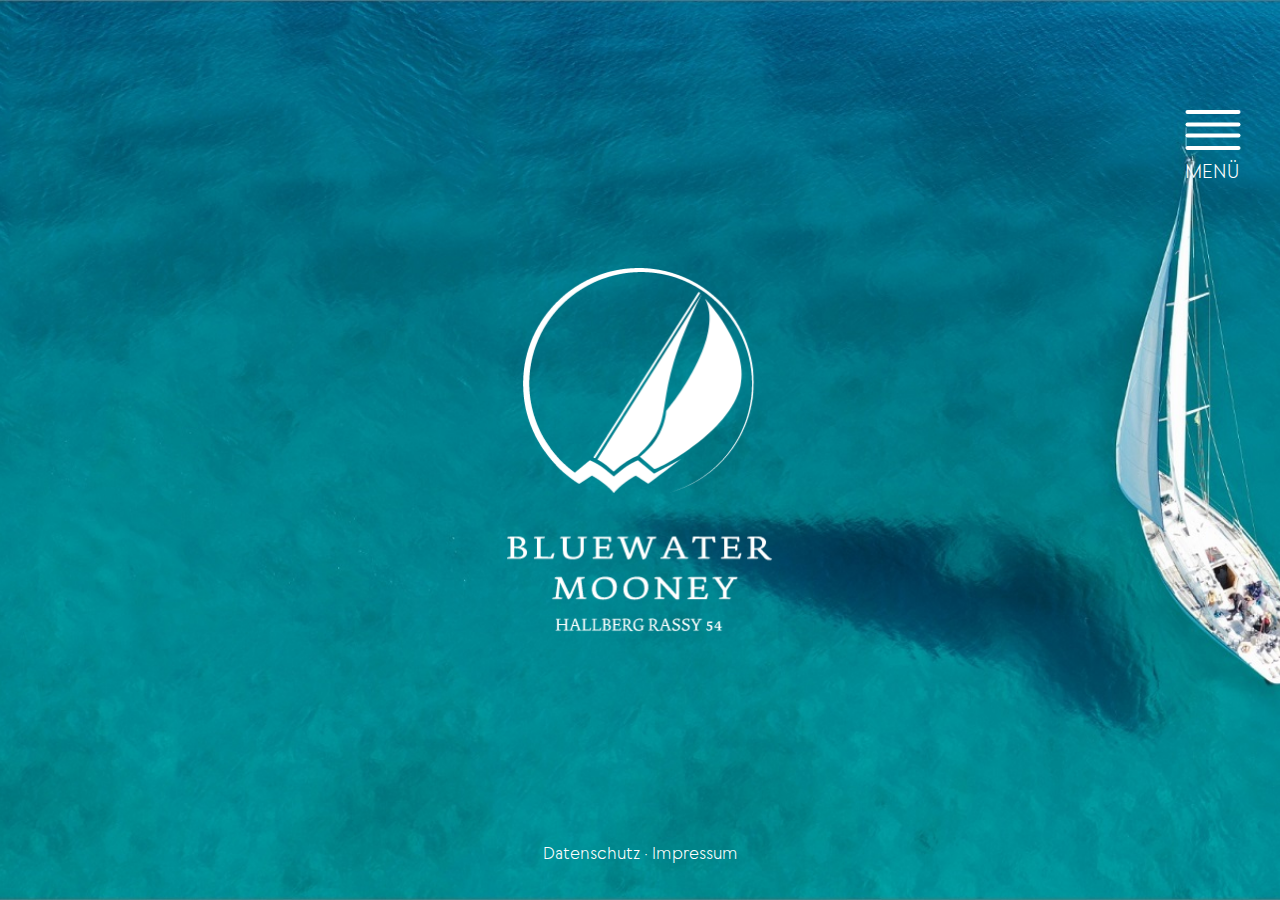
<file: index.html>
<!DOCTYPE html>
<html lang="en">
  <head>
    <meta charset="UTF-8" />
    <meta http-equiv="X-UA-Compatible" content="IE=edge" />
    <meta name="viewport" content="width=device-width, initial-scale=1.0" />
    <link rel="stylesheet" href="css/main.css" />
    <title>Startseite</title>
  </head>
  <body>
    <!-- header start
    =========================================== -->
    <header class="header" id="header">
      <div class="auto__container">
        <div class="header__inner">
          <a href="index.html" class="header__inner-logo" id="headerLogo">
            <img src="./images/logo.png" alt="">
          </a>
          <nav class="nav" id="menu">
            <ul class="nav__inner">
              <li>
                <a href="ship.html">
                  Das Schiff
                </a>
              </li>
              <li>
                <a href="journey.html">
                  ARC 2022
                </a>
              </li>
              <li>
                <a href="#">
                  ARC 2015
                </a>
              </li>
              <li>
                <a href="#">
                  ARC Europe 2015
                </a>
              </li>
              <li>
                <a href="#">
                  ARC 2014
                </a>
              </li>
              <li>
                <a href="#">
                  ARC 2010
                </a>
              </li>
              <li>
                <a href="#">
                  ARC 2006
                </a>
              </li>
              
            </ul>
          </nav>
          <div class="burger" id="menuBtn">
            <span></span>
            <span></span>
            <p>MENÜ</p>
            <p class="close">CLOSE</p>
          </div>
        </div>
      </div>
    </header>
    <!-- header end
    =========================================== -->
    <main>
    <!-- hero start
    =========================================== -->
    <section class="hero">
      <div class="auto__container">
        <div class="hero__inner">
            <div class="hero__inner-logo" id="heroLogo">
              <img src="./images/logo.png" alt="">
            </div>
            <p class="sm">
              Datenschutz · Impressum
            </p>
        </div>
      </div>
      
    </section>
    <!-- hero end
    =========================================== -->
    <!-- js
    =========================================== -->
    <script src="./js/main.js"></script>
  </body>
</html>
</file>
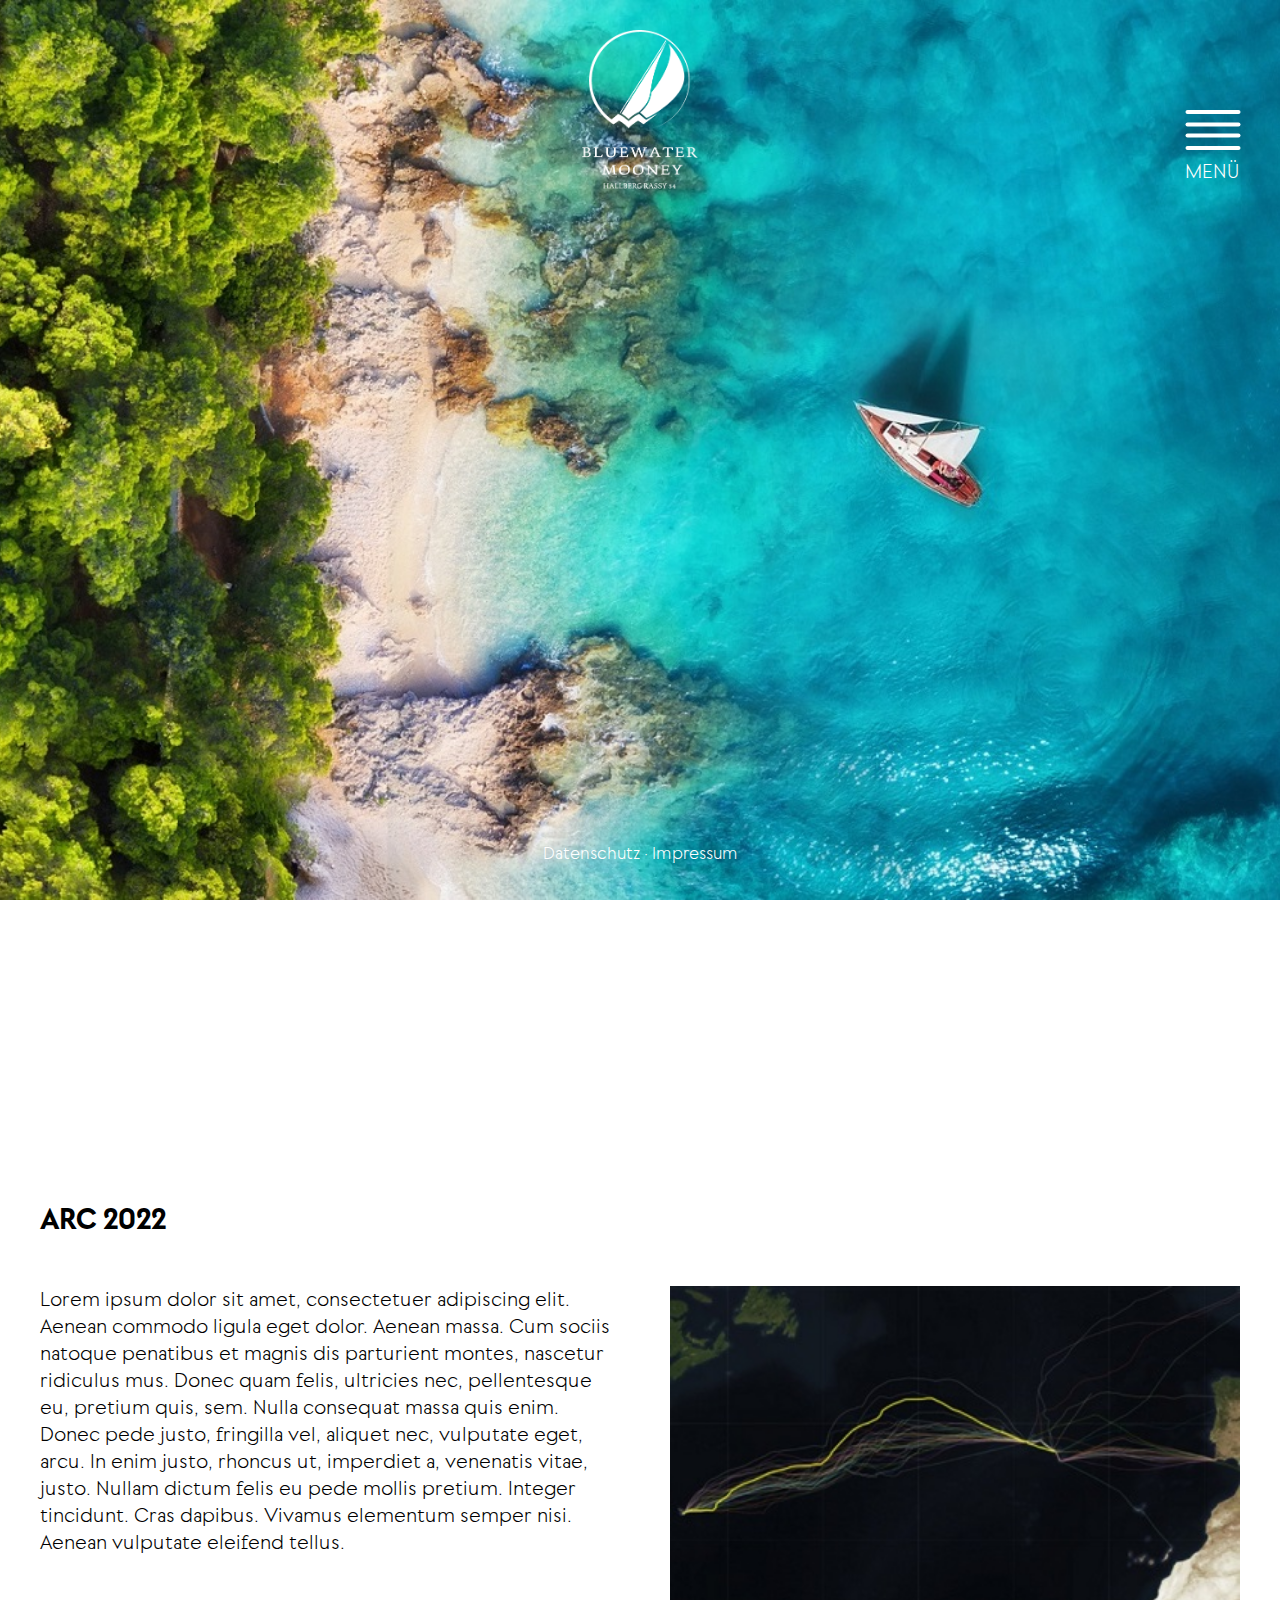
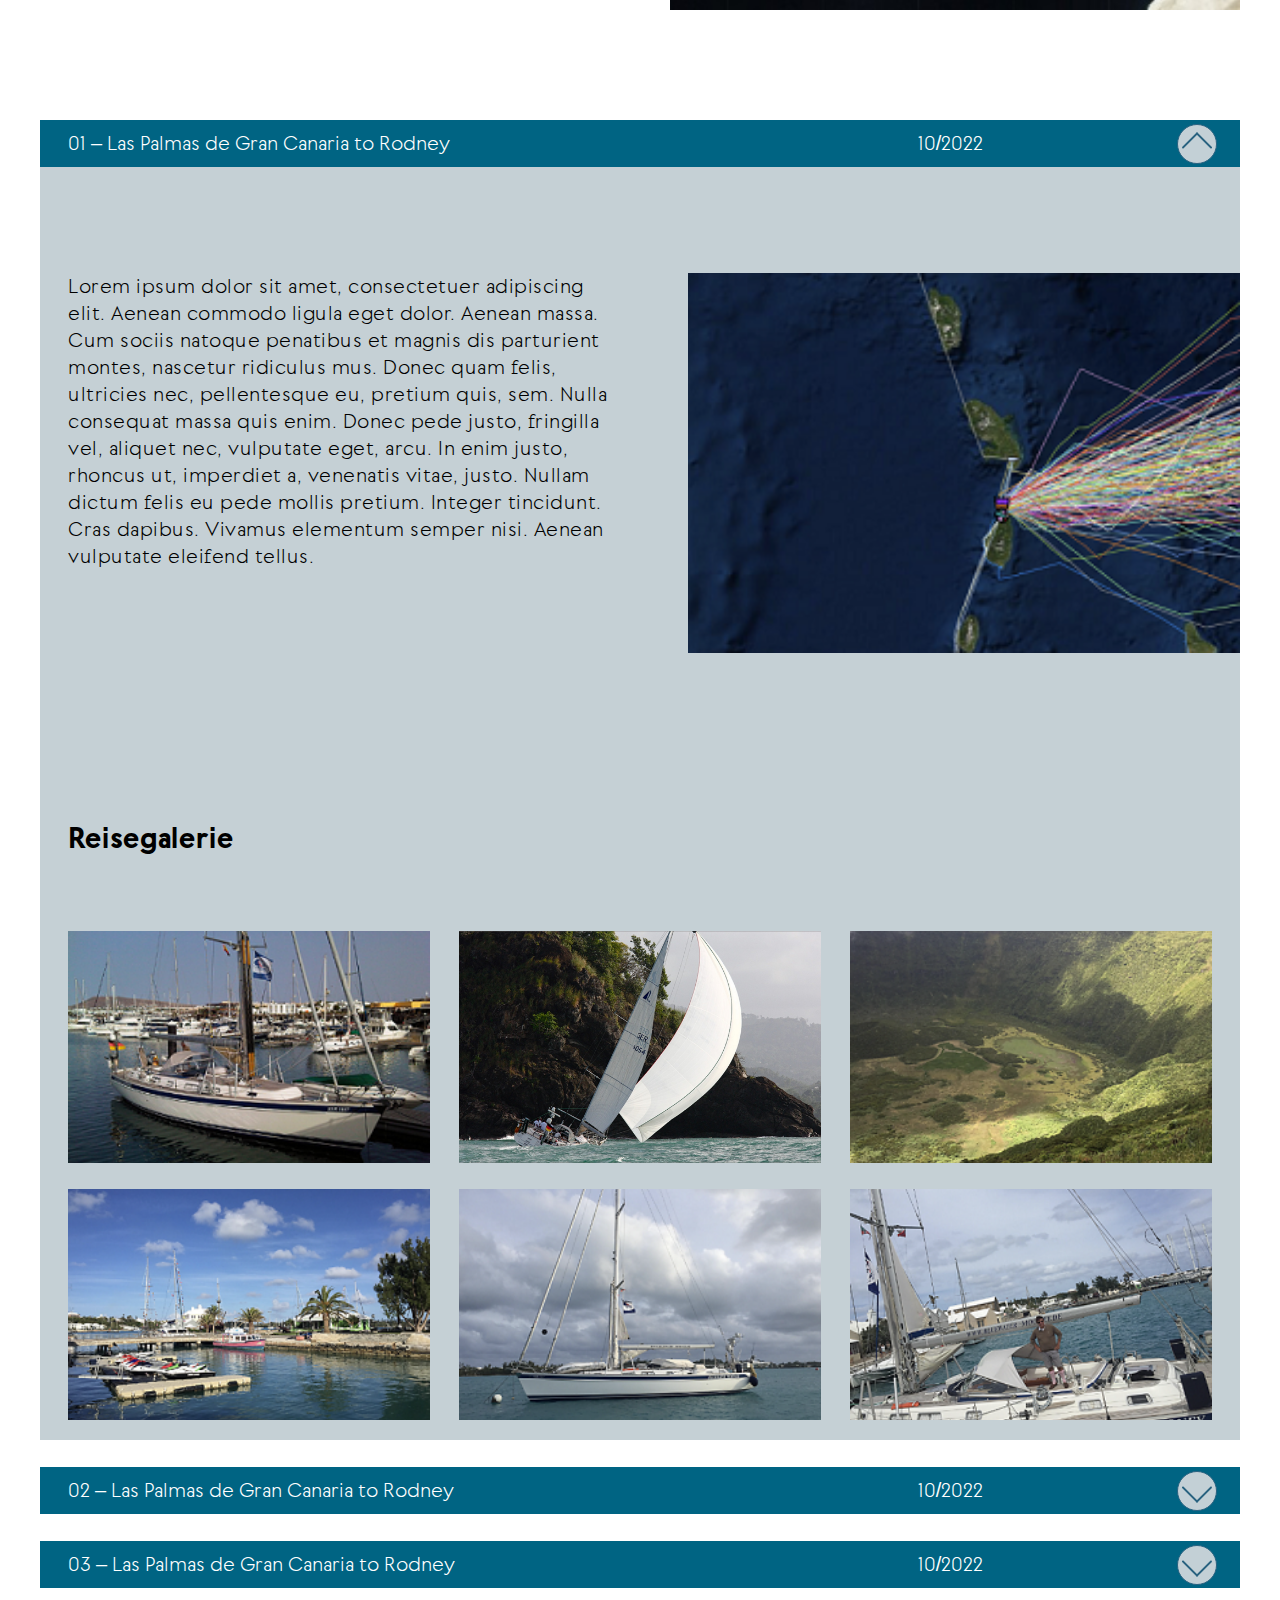
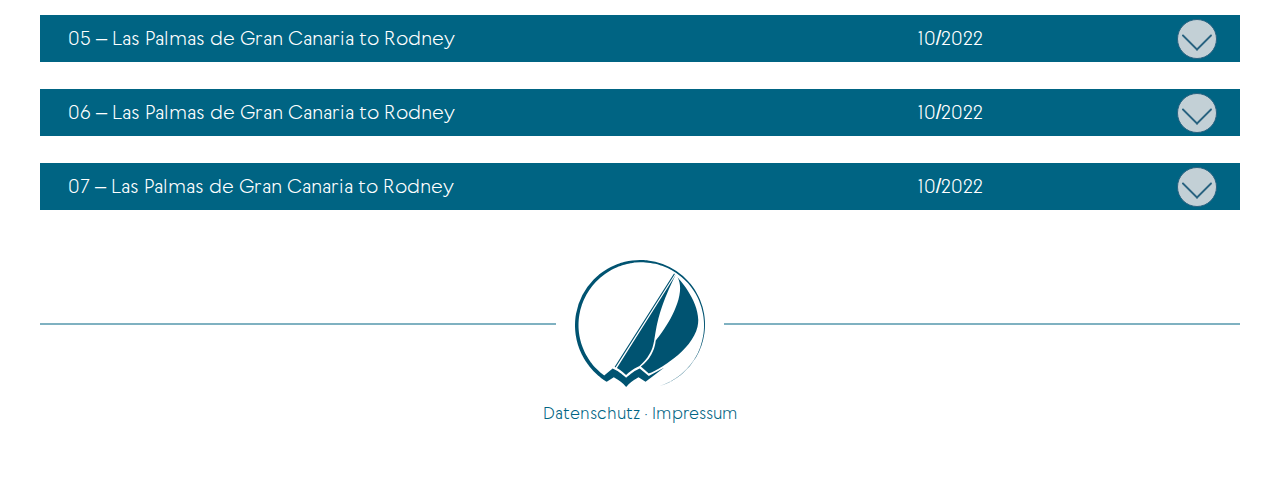
<file: journey.html>
<!DOCTYPE html>
<html lang="en">
  <head>
    <meta charset="UTF-8" />
    <meta http-equiv="X-UA-Compatible" content="IE=edge" />
    <meta name="viewport" content="width=device-width, initial-scale=1.0" />
    <link rel="stylesheet" href="css/main.css" />
    <title>Journey 2022</title>
  </head>
  <body>
    <!-- header start
    =========================================== -->
    <header class="header" id="header">
      <div class="auto__container">
        <div class="header__inner">
          <a href="index.html" class="header__inner-logo">
            <img src="./images/logo.png" alt="">
          </a>
          <nav class="nav" id="menu">
            <ul class="nav__inner">
              <li>
                <a href="ship.html">
                  Das Schiff
                </a>
              </li>
              <li>
                <a href="journey.html">
                  ARC 2022
                </a>
              </li>
              <li>
                <a href="#">
                  ARC 2015
                </a>
              </li>
              <li>
                <a href="#">
                  ARC Europe 2015
                </a>
              </li>
              <li>
                <a href="#">
                  ARC 2014
                </a>
              </li>
              <li>
                <a href="#">
                  ARC 2010
                </a>
              </li>
              <li>
                <a href="#">
                  ARC 2006
                </a>
              </li>
            </ul>
          </nav>
          <div class="burger" id="menuBtn">
            <span></span>
            <span></span>
            <p>MENÜ</p>
            <p class="close">CLOSE</p>
          </div>
        </div>
      </div>
    </header>
    <!-- header end
    =========================================== -->
    <main>
    <!-- hero start
    =========================================== -->
    <section class="hero journey" id="hero">
        <div class="hero__bg">
            <img src="./images/main-2.jpg" alt="">
        </div>
        <div class="auto__container">
            <div class="hero__inner">
                <p class="sm">
                Datenschutz · Impressum
                </p>
            </div>
      </div>
    </section>
    <!-- hero end
    =========================================== -->
    <!-- about start
    =========================================== -->
    <section class="about">
        <div class="auto__container">
            <div class="about__inner">
                <h2>
                    ARC 2022
                </h2>
                <div class="about__inner-content">
                    <p>
                        Lorem ipsum dolor sit amet, consectetuer adipiscing elit. Aenean commodo ligula eget dolor. Aenean massa. Cum sociis natoque penatibus et magnis dis parturient montes, nascetur ridiculus mus. Donec quam felis, ultricies nec, pellentesque eu, pretium quis, sem. Nulla consequat massa quis enim. Donec pede justo, fringilla vel, aliquet nec, vulputate eget, arcu. In enim justo, rhoncus ut, imperdiet a, venenatis vitae, justo. Nullam dictum felis eu pede mollis pretium. Integer tincidunt. Cras dapibus. Vivamus elementum semper nisi. Aenean vulputate eleifend tellus. 
                    </p>
                </div>
                <div class="about__inner-image">
                    <img src="./images/info-image.jpg" alt="">
                </div>
            </div>
      </div>
    </section>
    <!-- about end
    =========================================== -->
    <!-- faq start
    =========================================== -->
    <section class="faq">
        <div class="auto__container">
          <div class="faq__inner">
            <div class="faqItem">
              <div class="faqItem__button tabBtn active" data-tab="#tab-1">
                <div class="faqItem__button-text">
                  <p>01 – Las Palmas de Gran Canaria to Rodney </p>
                  <p>
                    10/2022
                  </p>
                </div>
                <span>
                  <img src="images/faq/faqButton.png" alt="">
                </span>
              </div>
              <div class="faqItem__content tabEvent active" id="tab-1">
                <div class="faqItem__content-info">
                  <p>
                    Lorem ipsum dolor sit amet, consectetuer adipiscing elit. Aenean commodo ligula eget dolor. Aenean
                    massa. Cum sociis natoque penatibus et magnis dis parturient montes, nascetur ridiculus mus. Donec
                    quam felis, ultricies nec, pellentesque eu, pretium quis, sem. Nulla consequat massa quis enim. Donec
                    pede justo, fringilla vel, aliquet nec, vulputate eget, arcu. In enim justo, rhoncus ut, imperdiet a,
                    venenatis vitae, justo. Nullam dictum felis eu pede mollis pretium. Integer tincidunt. Cras dapibus.
                    Vivamus elementum semper nisi. Aenean vulputate eleifend tellus.
                  </p>
                  <div class="faqItem__content-info-image">
                    <img src="images/faq/faqMain1.png" alt="">
                  </div>
                </div>
                <h2>
                  Reisegalerie
                </h2>
                <div class="gallery sm">
                  <div class="gallery__row">
                    <div class="galleryItem">
                      <div class="galleryItem__image">
                        <img src="images/faq/faq1.png" alt="">
                      </div>
                    </div>
                    <div class="galleryItem">
                      <div class="galleryItem__image">
                        <img src="images/main-2.jpg" alt="">
                      </div>
                    </div>
                    <div class="galleryItem">
                      <div class="galleryItem__image">
                        <img src="images/faq/faq3.png" alt="">
                      </div>
                    </div>
                  </div>
                  <div class="gallery__row">
                    <div class="galleryItem">
                      <div class="galleryItem__image">
                        <img src="images/faq/faq4.png" alt="">
                      </div>
                    </div>
                    <div class="galleryItem">
                      <div class="galleryItem__image">
                        <img src="images/faq/faq5.png" alt="">
                      </div>
                    </div>
                    <div class="galleryItem">
                      <div class="galleryItem__image">
                        <img src="images/faq/faq6.png" alt="">
                      </div>
                    </div>
                  </div>
                </div>
              </div>
            </div>
            <div class="faqItem">
                <div class="faqItem__button tabBtn" data-tab="#tab-2">
                  <div class="faqItem__button-text">
                    <p>02 – Las Palmas de Gran Canaria to Rodney </p>
                    <p>
                      10/2022
                    </p>
                  </div>
                  <span>
                    <img src="images/faq/faqButton.png" alt="">
                  </span>
                </div>
                <div class="faqItem__content tabEvent" id="tab-2">
                  <div class="faqItem__content-info">
                    <p>
                      Lorem ipsum dolor sit amet, consectetuer adipiscing elit. Aenean commodo ligula eget dolor. Aenean
                      massa. Cum sociis natoque penatibus et magnis dis parturient montes, nascetur ridiculus mus. Donec
                      quam felis, ultricies nec, pellentesque eu, pretium quis, sem. Nulla consequat massa quis enim. Donec
                      pede justo, fringilla vel, aliquet nec, vulputate eget, arcu. In enim justo, rhoncus ut, imperdiet a,
                      venenatis vitae, justo. Nullam dictum felis eu pede mollis pretium. Integer tincidunt. Cras dapibus.
                      Vivamus elementum semper nisi. Aenean vulputate eleifend tellus.
                    </p>
                    <div class="faqItem__content-info-image">
                      <img src="images/faq/faqMain1.png" alt="">
                    </div>
                  </div>
                  <h2>
                    Reisegalerie
                  </h2>
                  <div class="gallery sm">
                    <div class="gallery__row">
                      <div class="galleryItem">
                        <div class="galleryItem__image">
                          <img src="images/faq/faq1.png" alt="">
                        </div>
                      </div>
                      <div class="galleryItem">
                        <div class="galleryItem__image">
                          <img src="images/main-2.jpg" alt="">
                        </div>
                      </div>
                      <div class="galleryItem">
                        <div class="galleryItem__image">
                          <img src="images/faq/faq3.png" alt="">
                        </div>
                      </div>
                    </div>
                    <div class="gallery__row">
                      <div class="galleryItem">
                        <div class="galleryItem__image">
                          <img src="images/faq/faq4.png" alt="">
                        </div>
                      </div>
                      <div class="galleryItem">
                        <div class="galleryItem__image">
                          <img src="images/faq/faq5.png" alt="">
                        </div>
                      </div>
                      <div class="galleryItem">
                        <div class="galleryItem__image">
                          <img src="images/faq/faq6.png" alt="">
                        </div>
                      </div>
                    </div>
                  </div>
                </div>
            </div>
            <div class="faqItem">
                <div class="faqItem__button tabBtn" data-tab="#tab-3">
                  <div class="faqItem__button-text">
                    <p>03 – Las Palmas de Gran Canaria to Rodney </p>
                    <p>
                      10/2022
                    </p>
                  </div>
                  <span>
                    <img src="images/faq/faqButton.png" alt="">
                  </span>
                </div>
                <div class="faqItem__content tabEvent" id="tab-3">
                  <div class="faqItem__content-info">
                    <p>
                      Lorem ipsum dolor sit amet, consectetuer adipiscing elit. Aenean commodo ligula eget dolor. Aenean
                      massa. Cum sociis natoque penatibus et magnis dis parturient montes, nascetur ridiculus mus. Donec
                      quam felis, ultricies nec, pellentesque eu, pretium quis, sem. Nulla consequat massa quis enim. Donec
                      pede justo, fringilla vel, aliquet nec, vulputate eget, arcu. In enim justo, rhoncus ut, imperdiet a,
                      venenatis vitae, justo. Nullam dictum felis eu pede mollis pretium. Integer tincidunt. Cras dapibus.
                      Vivamus elementum semper nisi. Aenean vulputate eleifend tellus.
                    </p>
                    <div class="faqItem__content-info-image">
                      <img src="images/faq/faqMain1.png" alt="">
                    </div>
                  </div>
                  <h2>
                    Reisegalerie
                  </h2>
                  <div class="gallery sm">
                    <div class="gallery__row">
                      <div class="galleryItem">
                        <div class="galleryItem__image">
                          <img src="images/faq/faq1.png" alt="">
                        </div>
                      </div>
                      <div class="galleryItem">
                        <div class="galleryItem__image">
                          <img src="images/main-2.jpg" alt="">
                        </div>
                      </div>
                      <div class="galleryItem">
                        <div class="galleryItem__image">
                          <img src="images/faq/faq3.png" alt="">
                        </div>
                      </div>
                    </div>
                    <div class="gallery__row">
                      <div class="galleryItem">
                        <div class="galleryItem__image">
                          <img src="images/faq/faq4.png" alt="">
                        </div>
                      </div>
                      <div class="galleryItem">
                        <div class="galleryItem__image">
                          <img src="images/faq/faq5.png" alt="">
                        </div>
                      </div>
                      <div class="galleryItem">
                        <div class="galleryItem__image">
                          <img src="images/faq/faq6.png" alt="">
                        </div>
                      </div>
                    </div>
                  </div>
                </div>
            </div>
            <div class="faqItem">
                <div class="faqItem__button tabBtn" data-tab="#tab-4">
                  <div class="faqItem__button-text">
                    <p>05 – Las Palmas de Gran Canaria to Rodney </p>
                    <p>
                      10/2022
                    </p>
                  </div>
                  <span>
                    <img src="images/faq/faqButton.png" alt="">
                  </span>
                </div>
                <div class="faqItem__content tabEvent" id="tab-4">
                  <div class="faqItem__content-info">
                    <p>
                      Lorem ipsum dolor sit amet, consectetuer adipiscing elit. Aenean commodo ligula eget dolor. Aenean
                      massa. Cum sociis natoque penatibus et magnis dis parturient montes, nascetur ridiculus mus. Donec
                      quam felis, ultricies nec, pellentesque eu, pretium quis, sem. Nulla consequat massa quis enim. Donec
                      pede justo, fringilla vel, aliquet nec, vulputate eget, arcu. In enim justo, rhoncus ut, imperdiet a,
                      venenatis vitae, justo. Nullam dictum felis eu pede mollis pretium. Integer tincidunt. Cras dapibus.
                      Vivamus elementum semper nisi. Aenean vulputate eleifend tellus.
                    </p>
                    <div class="faqItem__content-info-image">
                      <img src="images/faq/faqMain1.png" alt="">
                    </div>
                  </div>
                  <h2>
                    Reisegalerie
                  </h2>
                  <div class="gallery sm">
                    <div class="gallery__row">
                      <div class="galleryItem">
                        <div class="galleryItem__image">
                          <img src="images/faq/faq1.png" alt="">
                        </div>
                      </div>
                      <div class="galleryItem">
                        <div class="galleryItem__image">
                          <img src="images/main-2.jpg" alt="">
                        </div>
                      </div>
                      <div class="galleryItem">
                        <div class="galleryItem__image">
                          <img src="images/faq/faq3.png" alt="">
                        </div>
                      </div>
                    </div>
                    <div class="gallery__row">
                      <div class="galleryItem">
                        <div class="galleryItem__image">
                          <img src="images/faq/faq4.png" alt="">
                        </div>
                      </div>
                      <div class="galleryItem">
                        <div class="galleryItem__image">
                          <img src="images/faq/faq5.png" alt="">
                        </div>
                      </div>
                      <div class="galleryItem">
                        <div class="galleryItem__image">
                          <img src="images/faq/faq6.png" alt="">
                        </div>
                      </div>
                    </div>
                  </div>
                </div>
            </div>
            <div class="faqItem">
                <div class="faqItem__button tabBtn" data-tab="#tab-5">
                  <div class="faqItem__button-text">
                    <p>06 – Las Palmas de Gran Canaria to Rodney </p>
                    <p>
                      10/2022
                    </p>
                  </div>
                  <span>
                    <img src="images/faq/faqButton.png" alt="">
                  </span>
                </div>
                <div class="faqItem__content tabEvent" id="tab-5">
                  <div class="faqItem__content-info">
                    <p>
                      Lorem ipsum dolor sit amet, consectetuer adipiscing elit. Aenean commodo ligula eget dolor. Aenean
                      massa. Cum sociis natoque penatibus et magnis dis parturient montes, nascetur ridiculus mus. Donec
                      quam felis, ultricies nec, pellentesque eu, pretium quis, sem. Nulla consequat massa quis enim. Donec
                      pede justo, fringilla vel, aliquet nec, vulputate eget, arcu. In enim justo, rhoncus ut, imperdiet a,
                      venenatis vitae, justo. Nullam dictum felis eu pede mollis pretium. Integer tincidunt. Cras dapibus.
                      Vivamus elementum semper nisi. Aenean vulputate eleifend tellus.
                    </p>
                    <div class="faqItem__content-info-image">
                      <img src="images/faq/faqMain1.png" alt="">
                    </div>
                  </div>
                  <h2>
                    Reisegalerie
                  </h2>
                  <div class="gallery sm">
                    <div class="gallery__row">
                      <div class="galleryItem">
                        <div class="galleryItem__image">
                          <img src="images/faq/faq1.png" alt="">
                        </div>
                      </div>
                      <div class="galleryItem">
                        <div class="galleryItem__image">
                          <img src="images/main-2.jpg" alt="">
                        </div>
                      </div>
                      <div class="galleryItem">
                        <div class="galleryItem__image">
                          <img src="images/faq/faq3.png" alt="">
                        </div>
                      </div>
                    </div>
                    <div class="gallery__row">
                      <div class="galleryItem">
                        <div class="galleryItem__image">
                          <img src="images/faq/faq4.png" alt="">
                        </div>
                      </div>
                      <div class="galleryItem">
                        <div class="galleryItem__image">
                          <img src="images/faq/faq5.png" alt="">
                        </div>
                      </div>
                      <div class="galleryItem">
                        <div class="galleryItem__image">
                          <img src="images/faq/faq6.png" alt="">
                        </div>
                      </div>
                    </div>
                  </div>
                </div>
            </div>
            <div class="faqItem">
                <div class="faqItem__button tabBtn" data-tab="#tab-6">
                  <div class="faqItem__button-text">
                    <p>07 – Las Palmas de Gran Canaria to Rodney </p>
                    <p>
                      10/2022
                    </p>
                  </div>
                  <span>
                    <img src="images/faq/faqButton.png" alt="">
                  </span>
                </div>
                <div class="faqItem__content tabEvent" id="tab-6">
                  <div class="faqItem__content-info">
                    <p>
                      Lorem ipsum dolor sit amet, consectetuer adipiscing elit. Aenean commodo ligula eget dolor. Aenean
                      massa. Cum sociis natoque penatibus et magnis dis parturient montes, nascetur ridiculus mus. Donec
                      quam felis, ultricies nec, pellentesque eu, pretium quis, sem. Nulla consequat massa quis enim. Donec
                      pede justo, fringilla vel, aliquet nec, vulputate eget, arcu. In enim justo, rhoncus ut, imperdiet a,
                      venenatis vitae, justo. Nullam dictum felis eu pede mollis pretium. Integer tincidunt. Cras dapibus.
                      Vivamus elementum semper nisi. Aenean vulputate eleifend tellus.
                    </p>
                    <div class="faqItem__content-info-image">
                      <img src="images/faq/faqMain1.png" alt="">
                    </div>
                  </div>
                  <h2>
                    Reisegalerie
                  </h2>
                  <div class="gallery sm">
                    <div class="gallery__row">
                      <div class="galleryItem">
                        <div class="galleryItem__image">
                          <img src="images/faq/faq1.png" alt="">
                        </div>
                      </div>
                      <div class="galleryItem">
                        <div class="galleryItem__image">
                          <img src="images/main-2.jpg" alt="">
                        </div>
                      </div>
                      <div class="galleryItem">
                        <div class="galleryItem__image">
                          <img src="images/faq/faq3.png" alt="">
                        </div>
                      </div>
                    </div>
                    <div class="gallery__row">
                      <div class="galleryItem">
                        <div class="galleryItem__image">
                          <img src="images/faq/faq4.png" alt="">
                        </div>
                      </div>
                      <div class="galleryItem">
                        <div class="galleryItem__image">
                          <img src="images/faq/faq5.png" alt="">
                        </div>
                      </div>
                      <div class="galleryItem">
                        <div class="galleryItem__image">
                          <img src="images/faq/faq6.png" alt="">
                        </div>
                      </div>
                    </div>
                  </div>
                </div>
            </div>
          </div>
        </div>
      </section>
    <!-- faq end
    =========================================== -->
    <!-- footer start
    =========================================== -->
    <footer class="footer">
      <div class="auto__container">
        <div class="footer__inner">
            <div class="footer__inner-logo">
                <img src="./images/footer-logo.svg" alt="">
            </div>
            <p class="sm">
                Datenschutz · Impressum
            </p>
        </div>
      </div>
    </footer>
    <!-- footer end
    =========================================== -->
    <!-- js
    =========================================== -->
    <script src="./js/main.js"></script>
  </body>
</html>
</file>
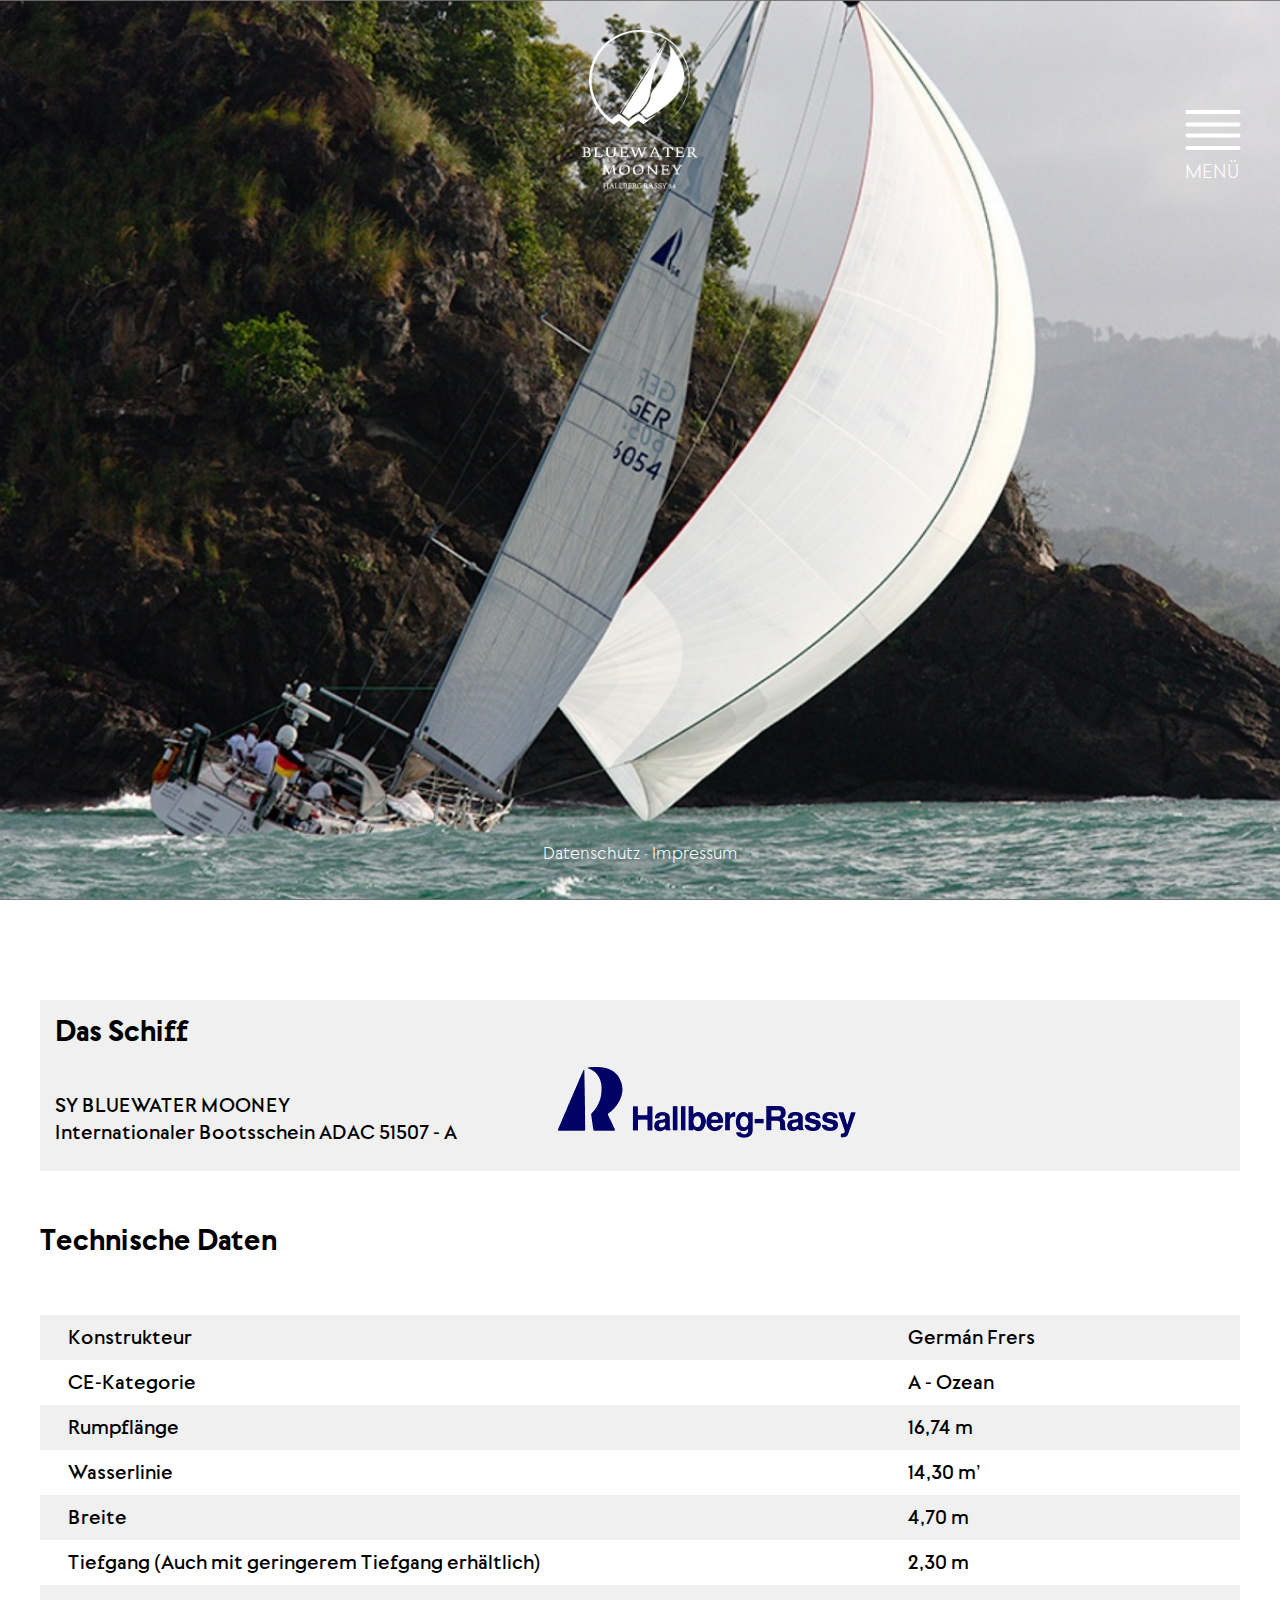
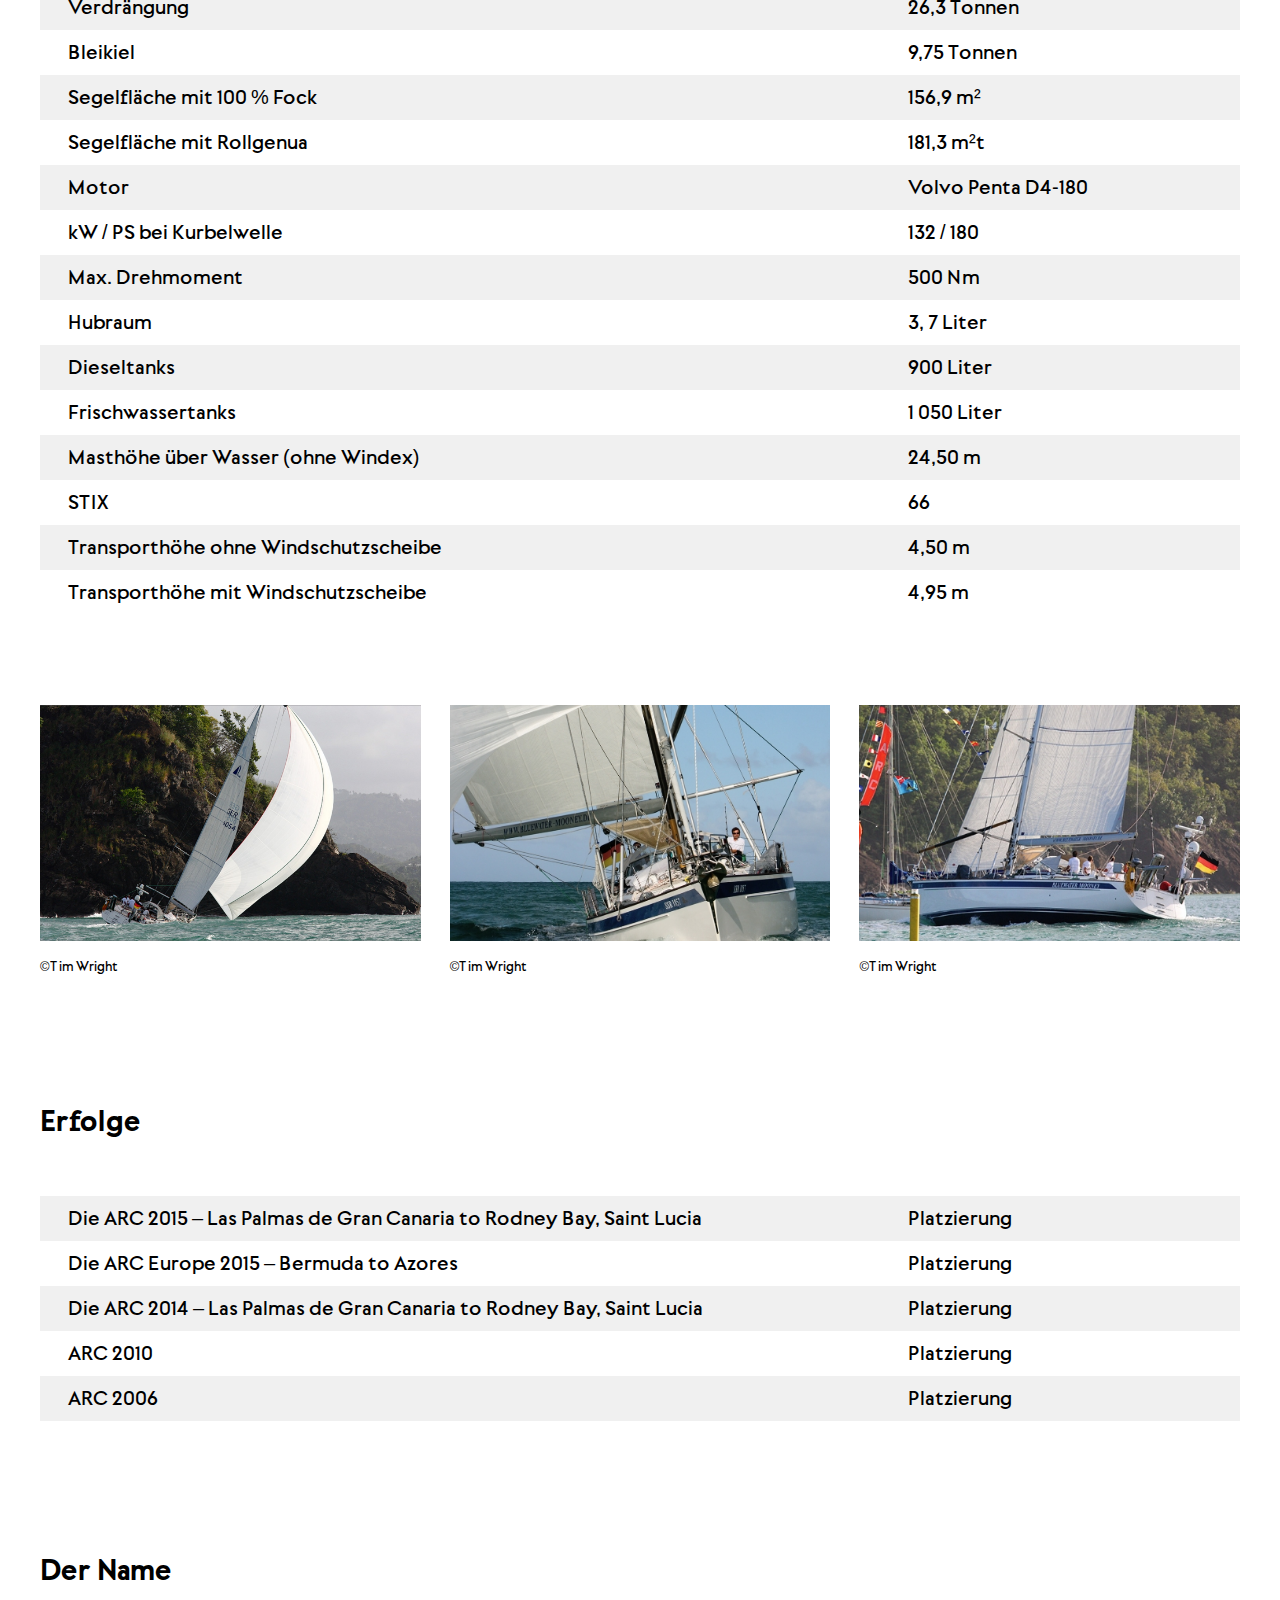
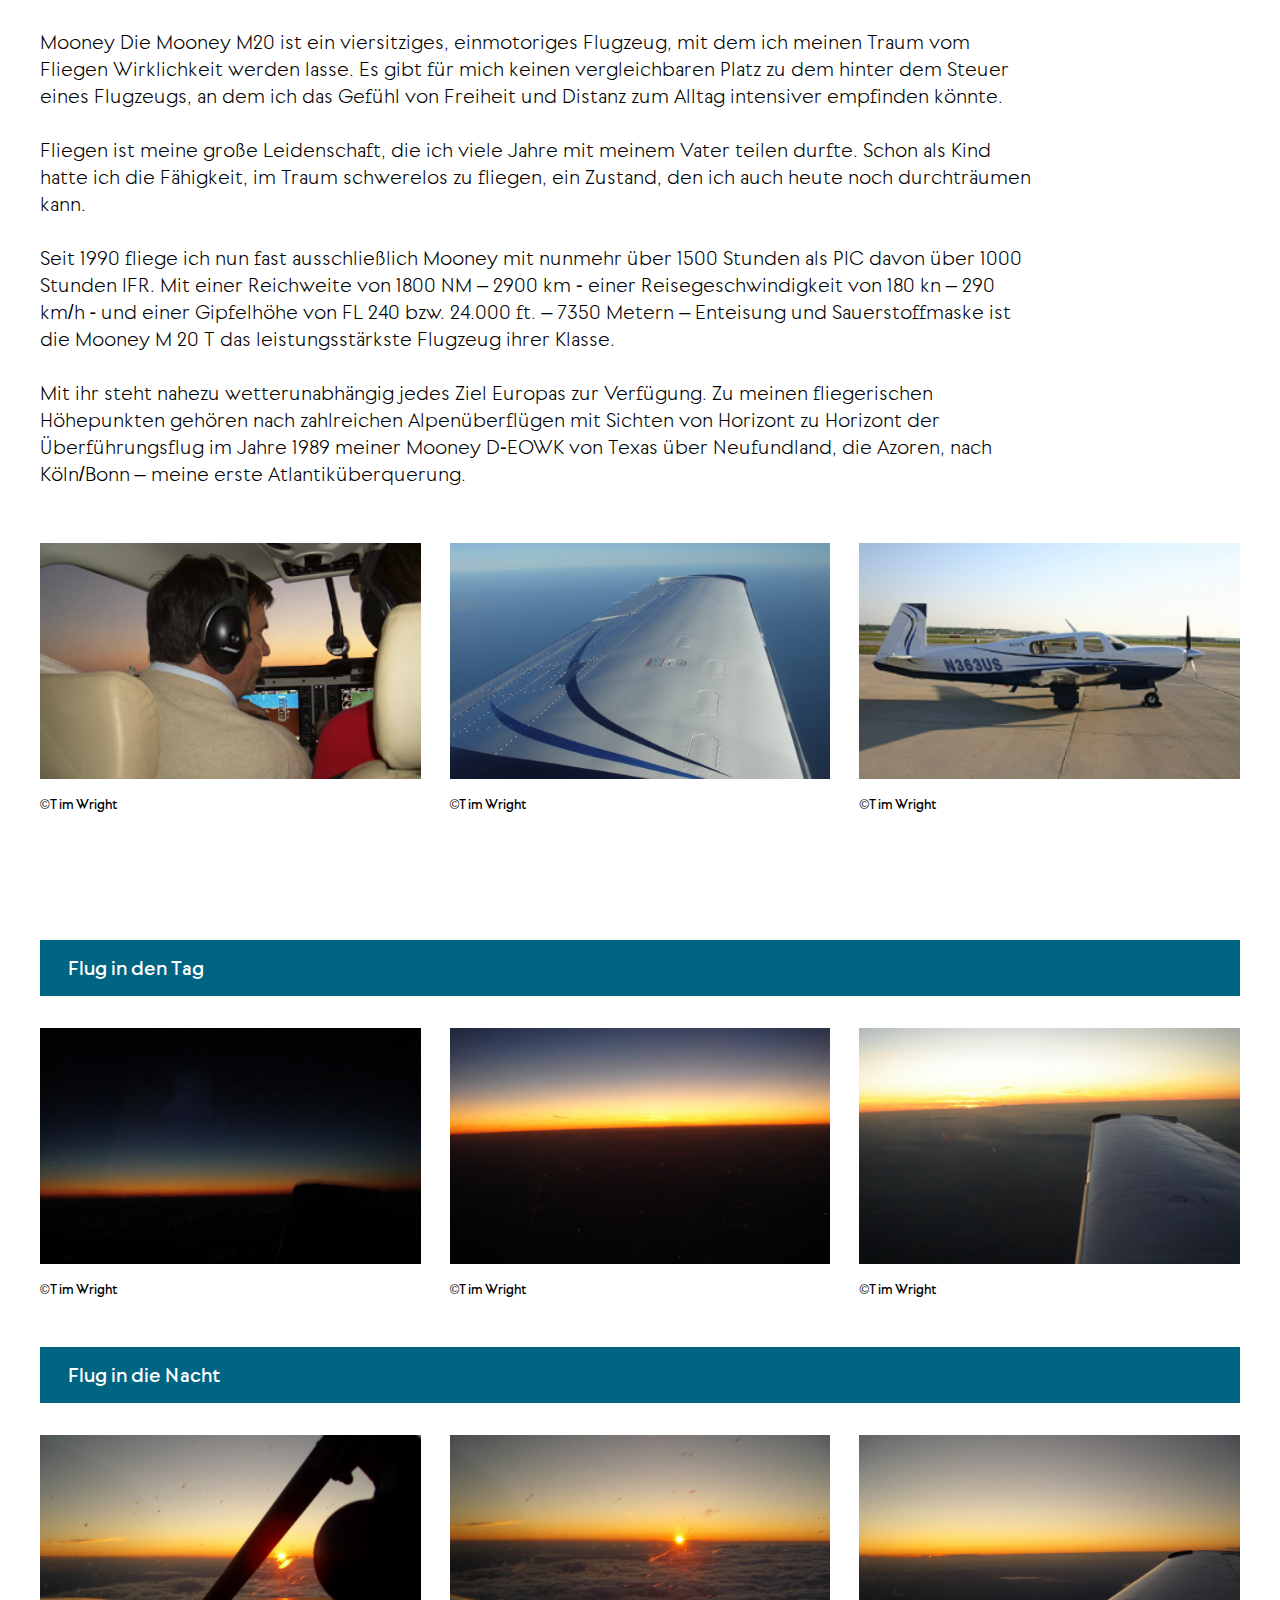
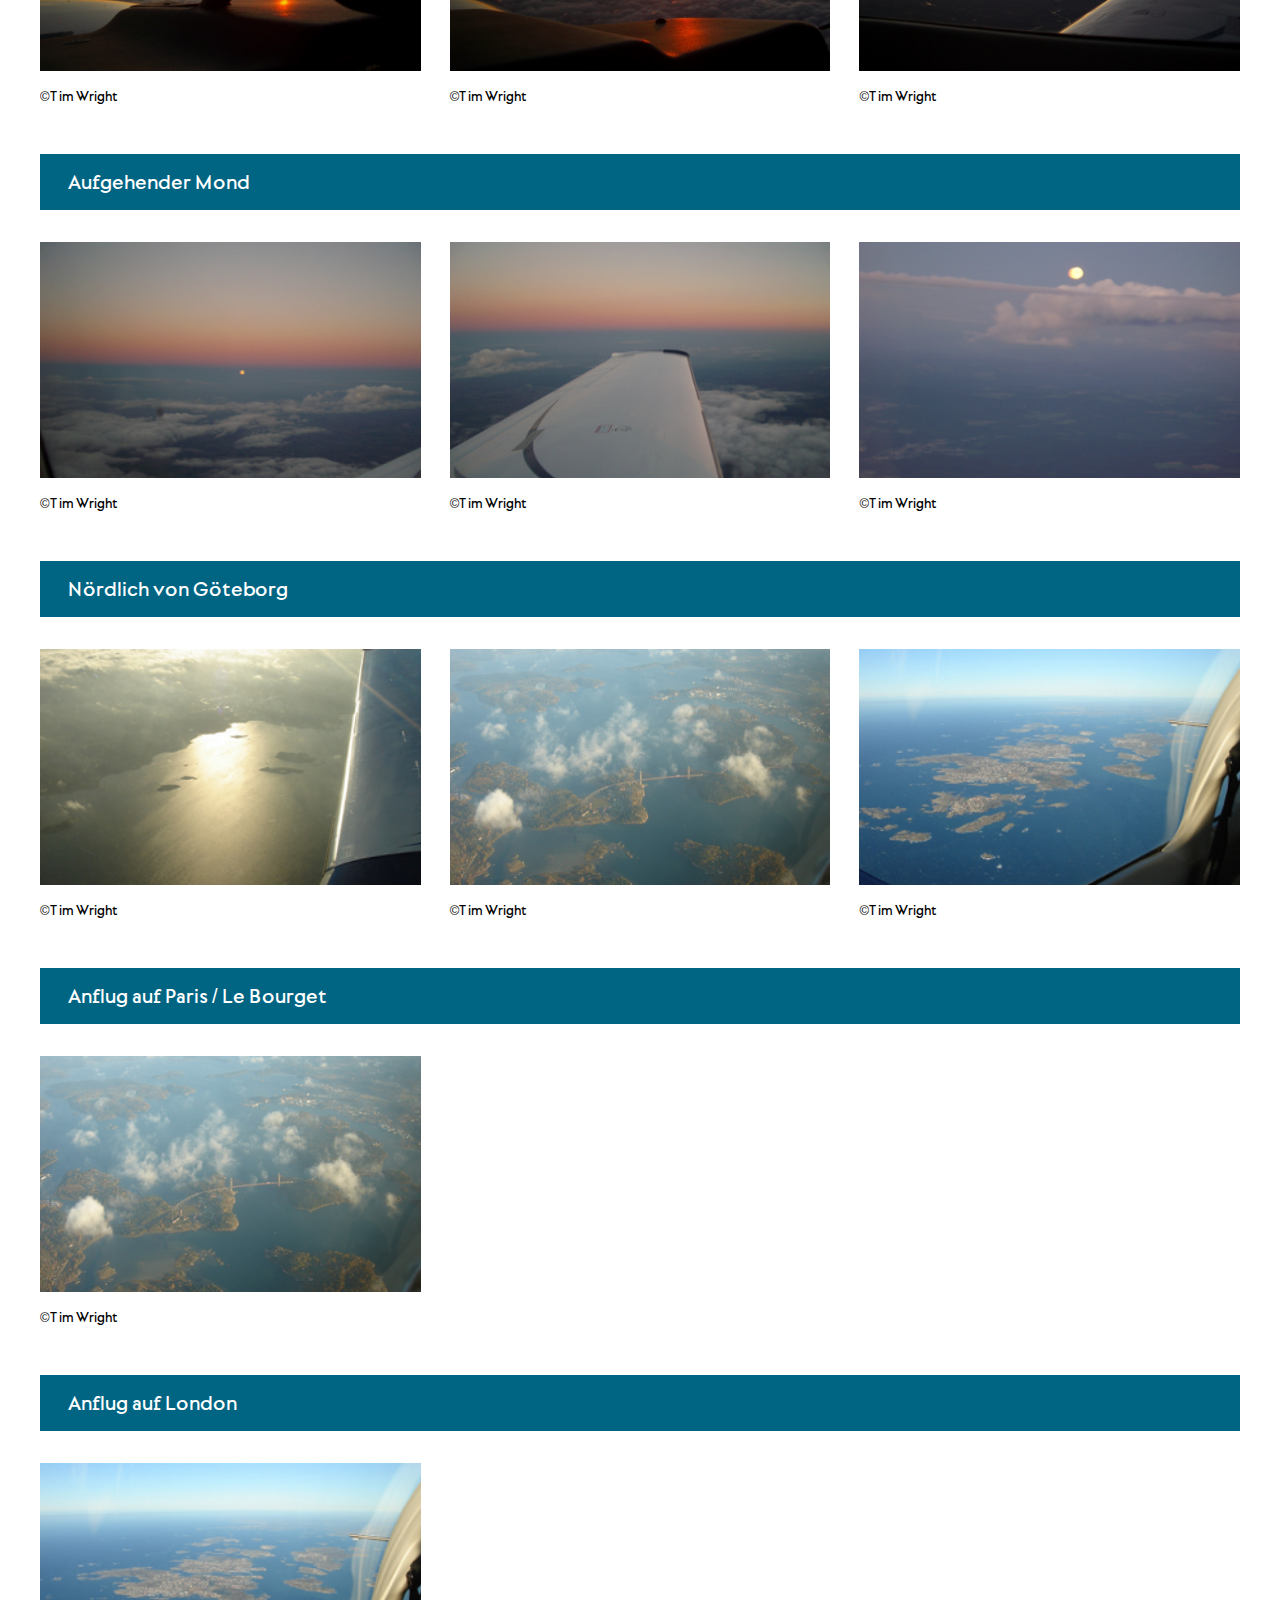
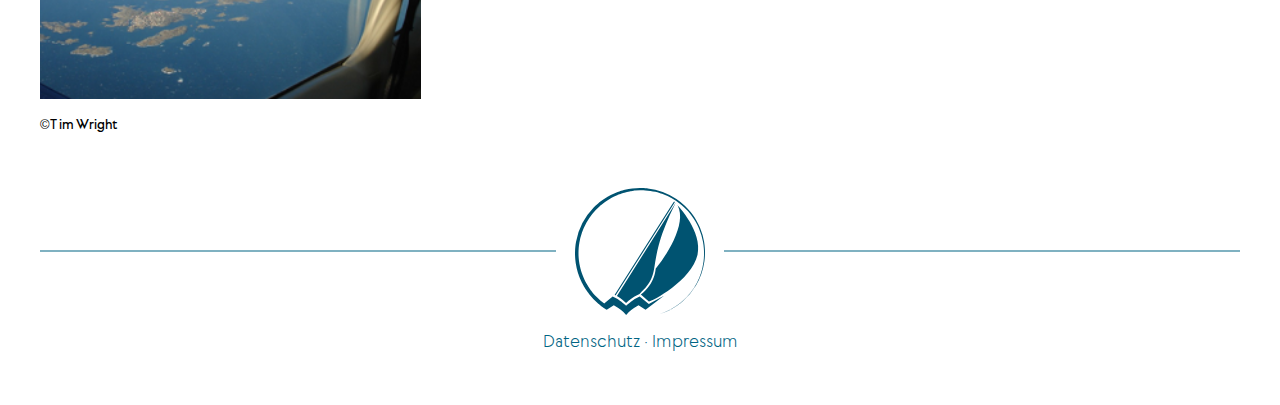
<file: ship.html>
<!DOCTYPE html>
<html lang="en">

<head>
  <meta charset="UTF-8" />
  <meta http-equiv="X-UA-Compatible" content="IE=edge" />
  <meta name="viewport" content="width=device-width, initial-scale=1.0" />
  <link rel="stylesheet" href="css/main.css" />
  <title>Das Schiff</title>
</head>

<body>
  <!-- header start
    =========================================== -->
  <header class="header" id="header">
    <div class="auto__container">
      <div class="header__inner">
        <a href="index.html" class="header__inner-logo">
          <img src="./images/logo.png" alt="">
        </a>
        <nav class="nav" id="menu">
          <ul class="nav__inner">
            <li>
              <a href="ship.html">
                Das Schiff
              </a>
            </li>
            <li>
              <a href="journey.html">
                ARC 2022
              </a>
            </li>
            <li>
              <a href="#">
                ARC 2015
              </a>
            </li>
            <li>
              <a href="#">
                ARC Europe 2015
              </a>
            </li>
            <li>
              <a href="#">
                ARC 2014
              </a>
            </li>
            <li>
              <a href="#">
                ARC 2010
              </a>
            </li>
            <li>
              <a href="#">
                ARC 2006
              </a>
            </li>
          </ul>
        </nav>
        <div class="burger" id="menuBtn">
          <span></span>
          <span></span>
          <p>MENÜ</p>
          <p class="close">CLOSE</p>
        </div>
      </div>
    </div>
  </header>
  <!-- header end
    =========================================== -->
  <main>
    <!-- hero start
    =========================================== -->
    <section class="hero ship">
      <div class="auto__container">
        <div class="hero__inner">
          <p class="sm">
            Datenschutz · Impressum
          </p>
        </div>
      </div>
    </section>
    <!-- hero end
    =========================================== -->
    <!-- intro start
    =========================================== -->
    <section class="intro">
      <div class="auto__container">
        <div class="intro__inner">
          <div class="intro__inner-info">
            <div class="intro__inner-info-text">
              <h2>
                Das Schiff
              </h2>
              <p>
                SY BLUEWATER MOONEY <br>
                Internationaler Bootsschein ADAC 51507 - A
              </p>
            </div>
            <div class="intro__inner-info-image">
              <img src="images/introLogo.png" alt="">
            </div>
          </div>
          <div class="list">
            <h2>
              Technische Daten
            </h2>
            <div class="list__table">
              <table>
                <tr>
                  <td>
                    Konstrukteur
                  </td>
                  <td>
                    Germán Frers
                  </td>
                </tr>
                <tr>
                  <td>
                    CE-Kategorie
                  </td>
                  <td>
                    A - Ozean
                  </td>
                </tr>
                <tr>
                  <td>
                    Rumpflänge
                  </td>
                  <td>
                    16,74 m
                  </td>
                </tr>
                <tr>
                  <td>
                    Wasserlinie
                  </td>
                  <td>
                    14,30 m’
                  </td>
                </tr>
                <tr>
                  <td>
                    Breite
                  </td>
                  <td>
                    4,70 m
                  </td>
                </tr>
                <tr>
                  <td>
                    Tiefgang (Auch mit geringerem Tiefgang erhältlich)
                  </td>
                  <td>
                    2,30 m
                  </td>
                </tr>
                <tr>
                  <td>
                    Verdrängung
                  </td>
                  <td>
                    26,3 Tonnen
                  </td>
                </tr>
                <tr>
                  <td>
                    Bleikiel
                  </td>
                  <td>
                    9,75 Tonnen
                  </td>
                </tr>
                <tr>
                  <td>
                    Segelfläche mit 100 % Fock
                  </td>
                  <td>
                    156,9 m²
                  </td>
                </tr>
                <tr>
                  <td>
                    Segelfläche mit Rollgenua
                  </td>
                  <td>
                    181,3 m²t
                  </td>
                </tr>
                <tr>
                  <td>
                    Motor
                  </td>
                  <td>
                    Volvo Penta D4-180
                  </td>
                </tr>
                <tr>
                  <td>
                    kW / PS bei Kurbelwelle
                  </td>
                  <td>
                    132 / 180
                  </td>
                </tr>
                <tr>
                  <td>
                    Max. Drehmoment
                  </td>
                  <td>
                    500 Nm
                  </td>
                </tr>
                <tr>
                  <td>
                    Hubraum
                  </td>
                  <td>
                    3, 7 Liter
                  </td>
                </tr>
                <tr>
                  <td>
                    Dieseltanks
                  </td>
                  <td>
                    900 Liter
                  </td>
                </tr>
                <tr>
                  <td>
                    Frischwassertanks
                  </td>
                  <td>
                    1 050 Liter
                  </td>
                </tr>
                <tr>
                  <td>
                    Masthöhe über Wasser (ohne Windex)
                  </td>
                  <td>
                    24,50 m
                  </td>
                </tr>
                <tr>
                  <td>
                    STIX
                  </td>
                  <td>
                    66
                  </td>
                </tr>
                <tr>
                  <td>
                    Transporthöhe ohne Windschutzscheibe
                  </td>
                  <td>
                    4,50 m
                  </td>
                </tr>
                <tr>
                  <td>
                    Transporthöhe mit Windschutzscheibe
                  </td>
                  <td>
                    4,95 m
                  </td>
                </tr>
              </table>
            </div>
          </div>
          <div class="gallery">
            <div class="gallery__row">
              <div class="galleryItem">
                <div class="galleryItem__image">
                  <img src="images/main-2.jpg" alt="">
                </div>
                <a href="#">©Tim Wright</a>
              </div>
              <div class="galleryItem">

                <div class="galleryItem__image">
                  <img src="images/ship-1.jpg" alt="">
                </div>
                <a href="#">©Tim Wright</a>
              </div>
              <div class="galleryItem">
                <div class="galleryItem__image">
                  <img src="images/ship-2.jpg" alt="">
                </div>
                <a href="#">©Tim Wright</a>
              </div>
            </div>
          </div>
        </div>
      </div>
    </section>
    <!-- intro end
    =========================================== -->
    <!-- list start
    =========================================== -->
    <section class="list">
      <div class="auto__container">
        <h2>
          Erfolge
        </h2>
        <div class="list__table">
          <table>
            <tr>
              <td>
                Die ARC 2015 – Las Palmas de Gran Canaria to Rodney Bay, Saint Lucia
              </td>
              <td>
                Platzierung
              </td>
            </tr>
            <tr>
              <td>
                Die ARC Europe 2015 – Bermuda to Azores
              </td>
              <td>
                Platzierung
              </td>
            </tr>
            <tr>
              <td>
                Die ARC 2014 – Las Palmas de Gran Canaria to Rodney Bay, Saint Lucia
              </td>
              <td>
                Platzierung
              </td>
            </tr>
            <tr>
              <td>
                ARC 2010
              </td>
              <td>
                Platzierung
              </td>
            </tr>
            <tr>
              <td>
                ARC 2006
              </td>
              <td>
                Platzierung
              </td>
            </tr>
          </table>
        </div>

      </div>
    </section>
    <!-- list end
    =========================================== -->
    <!-- gallery end
    =========================================== -->
    <section class="info">
      <div class="auto__container">
        <div class="info__inner">
          <div class="info__inner-text">
            <h2>
              Der Name
            </h2>
            <p>
              Mooney
              Die Mooney M20 ist ein viersitziges, einmotoriges Flugzeug, mit dem ich meinen Traum vom Fliegen
              Wirklichkeit werden lasse. Es gibt für mich keinen vergleichbaren Platz zu dem hinter dem Steuer eines
              Flugzeugs, an dem ich das Gefühl von Freiheit und Distanz zum Alltag intensiver empfinden könnte. <br>
              <br>

              Fliegen ist meine große Leidenschaft, die ich viele Jahre mit meinem Vater teilen durfte. Schon als Kind
              hatte ich die Fähigkeit, im Traum schwerelos zu fliegen, ein Zustand, den ich auch heute noch durchträumen
              kann. <br>
              <br>
              Seit 1990 fliege ich nun fast ausschließlich Mooney mit nunmehr über 1500 Stunden als PIC davon über 1000
              Stunden IFR. Mit einer Reichweite von 1800 NM – 2900 km - einer Reisegeschwindigkeit von 180 kn – 290 km/h
              -
              und einer Gipfelhöhe von FL 240 bzw. 24.000 ft. – 7350 Metern – Enteisung und Sauerstoffmaske ist die
              Mooney
              M 20 T das leistungsstärkste Flugzeug ihrer Klasse.
              <br>
              <br>
              Mit ihr steht nahezu wetterunabhängig jedes Ziel Europas zur Verfügung. Zu meinen fliegerischen
              Höhepunkten
              gehören nach zahlreichen Alpenüberflügen mit Sichten von Horizont zu Horizont der Überführungsflug im
              Jahre
              1989 meiner Mooney D-EOWK von Texas über Neufundland, die Azoren, nach Köln/Bonn – meine erste
              Atlantiküberquerung.
            </p>
          </div>
          <div class="gallery">
            <div class="gallery__row">
              <div class="galleryItem">
                <div class="galleryItem__image">
                  <img src="images/gallery/gallery1.png" alt="">
                </div>
                <a href="#">©Tim Wright</a>
              </div>
              <div class="galleryItem">

                <div class="galleryItem__image">
                  <img src="images/gallery/gallery2.png" alt="">
                </div>
                <a href="#">©Tim Wright</a>
              </div>
              <div class="galleryItem">
                <div class="galleryItem__image">
                  <img src="images/gallery/gallery3.png" alt="">
                </div>
                <a href="#">©Tim Wright</a>
              </div>
            </div>
            <h3>
              Flug in den Tag
            </h3>
            <div class="gallery__row">
              <div class="galleryItem">
                <div class="galleryItem__image">
                  <img src="images/gallery/gallery4.png" alt="">
                </div>
                <a href="#">©Tim Wright</a>
              </div>
              <div class="galleryItem">
                <div class="galleryItem__image">
                  <img src="images/gallery/gallery5.png" alt="">
                </div>
                <a href="#">©Tim Wright</a>
              </div>
              <div class="galleryItem">
                <div class="galleryItem__image">
                  <img src="images/gallery/gallery6.png" alt="">
                </div>
                <a href="#">©Tim Wright</a>
              </div>
            </div>
            <h3>
              Flug in die Nacht
            </h3>
            <div class="gallery__row">
              <div class="galleryItem">
                <div class="galleryItem__image">
                  <img src="images/gallery/gallery7.png" alt="">
                </div>
                <a href="#">©Tim Wright</a>
              </div>
              <div class="galleryItem">
                <div class="galleryItem__image">
                  <img src="images/gallery/gallery8.png" alt="">
                </div>
                <a href="#">©Tim Wright</a>
              </div>
              <div class="galleryItem">
                <div class="galleryItem__image">
                  <img src="images/gallery/gallery9.png" alt="">
                </div>
                <a href="#">©Tim Wright</a>
              </div>
            </div>
            <h3>
              Aufgehender Mond
            </h3>
            <div class="gallery__row">
              <div class="galleryItem">
                <div class="galleryItem__image">
                  <img src="images/gallery/gallery10.png" alt="">
                </div>
                <a href="#">©Tim Wright</a>
              </div>
              <div class="galleryItem">
                <div class="galleryItem__image">
                  <img src="images/gallery/gallery11.png" alt="">
                </div>
                <a href="#">©Tim Wright</a>
              </div>
              <div class="galleryItem">
                <div class="galleryItem__image">
                  <img src="images/gallery/gallery12.png" alt="">
                </div>
                <a href="#">©Tim Wright</a>
              </div>
            </div>
            <h3>
              Nördlich von Göteborg
            </h3>
            <div class="gallery__row">
              <div class="galleryItem">
                <div class="galleryItem__image">
                  <img src="images/gallery/gallery13.png" alt="">
                </div>
                <a href="#">©Tim Wright</a>
              </div>
              <div class="galleryItem">
                <div class="galleryItem__image">
                  <img src="images/gallery/gallery14.png" alt="">
                </div>
                <a href="#">©Tim Wright</a>
              </div>
              <div class="galleryItem">
                <div class="galleryItem__image">
                  <img src="images/gallery/gallery15.png" alt="">
                </div>
                <a href="#">©Tim Wright</a>
              </div>
            </div>
            <h3>
              Anflug auf Paris / Le Bourget
            </h3>
            <div class="gallery__row">
              <div class="galleryItem">
                <div class="galleryItem__image">
                  <img src="images/gallery/gallery14.png" alt="">
                </div>
                <a href="#">©Tim Wright</a>
              </div>
            </div>
            <h3>
              Anflug auf London
            </h3>
            <div class="gallery__row">
              <div class="galleryItem">
                <div class="galleryItem__image">
                  <img src="images/gallery/gallery15.png" alt="">
                </div>
                <a href="#">©Tim Wright</a>
              </div>
            </div>
          </div>
        </div>
      </div>
      </div>
    </section>
    <!-- gallery end
    =========================================== -->
    <!-- footer start
    =========================================== -->
    <footer class="footer">
      <div class="auto__container">
        <div class="footer__inner">
          <div class="footer__inner-logo">
            <img src="./images/footer-logo.svg" alt="">
          </div>
          <p class="sm">
            Datenschutz · Impressum
          </p>
        </div>
      </div>
    </footer>
    <!-- footer end
    =========================================== -->
    <!-- js
    =========================================== -->
    <script src="./js/main.js"></script>
</body>

</html>
</file>
<file: css/main.css>
@import "./fonts/stylesheet.css";
html, body {
  scroll-behavior: smooth;
}

*,
*::before,
*::after {
  margin: 0;
  padding: 0;
  border: none;
  outline: none;
  -webkit-box-sizing: border-box;
          box-sizing: border-box;
}

button {
  outline: none;
}

button:focus {
  outline: none;
}

input::-webkit-outer-spin-button,
input::-webkit-inner-spin-button {
  -webkit-appearance: none;
  margin: 0;
}

/* width */
::-webkit-scrollbar {
  width: 8px;
}

/* Track */
::-webkit-scrollbar-track {
  background: #fff;
}

/* Handle */
::-webkit-scrollbar-thumb {
  background: rgba(0, 0, 0, 0.2);
  border-radius: 10px;
}

/* Handle on hover */
::-webkit-scrollbar-thumb:hover {
  background: rgba(0, 0, 0, 0.3);
}

/*** 
====================================================================
Global Settings
====================================================================
   ***/
body {
  font-family: "West", sans-serif;
  font-size: 20px;
  color: #000;
  line-height: 27px;
  font-weight: 500;
  background: #fff;
}
body.active {
  overflow: hidden;
}

a {
  text-decoration: none;
  opacity: 1;
  color: #fff;
  -webkit-transition: 0.3s ease;
  transition: 0.3s ease;
  cursor: pointer;
}
a:hover {
  opacity: 0.88;
}

ul li {
  list-style: none;
}

.auto__container {
  position: relative;
  max-width: 1600px;
  margin: 0 auto;
  padding: 0 40px;
}

h2 {
  font-size: 29px;
  line-height: 38px;
  color: #000;
  font-weight: 800;
}

h3 {
  font-size: 20px;
  line-height: 38px;
}

p {
  font-weight: 300;
}
p.sm {
  font-size: 17px;
  line-height: 22px;
}

main {
  overflow: hidden;
}

table {
  width: 100%;
  border-collapse: collapse;
  min-width: 400px;
}
table td {
  padding: 9px 28px;
  width: 70%;
}
table td:nth-child(2) {
  width: 30%;
}
table tbody tr {
  position: relative;
}
table tbody tr:nth-child(even):after {
  display: none;
}
table tbody tr:after {
  content: "";
  width: 100%;
  height: 100%;
  background-color: #F0F0F0;
  position: absolute;
  top: 0;
  left: 0;
  z-index: -1;
}

.list {
  margin: 30px 0 130px;
}
.list h2 {
  margin-bottom: 56px;
}
.list__table {
  overflow: auto;
}

.gallery__row {
  display: -webkit-box;
  display: -ms-flexbox;
  display: flex;
  -webkit-box-pack: justify;
      -ms-flex-pack: justify;
          justify-content: space-between;
  -ms-flex-wrap: wrap;
      flex-wrap: wrap;
  margin-bottom: 44px;
}
.gallery__row:last-child {
  margin-bottom: unset;
}
.gallery__row:first-child {
  margin-bottom: 122px;
}
.gallery h3 {
  padding: 9px 28px;
  font-weight: 500;
  background-color: #006483;
  margin-bottom: 32px;
  color: #fff;
}
.galleryItem {
  width: calc(33.3% - 19px);
}
.galleryItem__image {
  position: relative;
  width: 100%;
  padding-bottom: 62%;
  margin-bottom: 10px;
  overflow: hidden;
}
.galleryItem__image img {
  width: 100%;
  height: 100%;
  -o-object-fit: cover;
     object-fit: cover;
  position: absolute;
  top: 0;
  left: 0;
  -webkit-transition: 0.4s ease;
  transition: 0.4s ease;
}
.galleryItem__image:hover img {
  -webkit-transform: scale(1.1);
          transform: scale(1.1);
}
.galleryItem a {
  color: #000;
  font-size: 13px;
}
.gallery.sm .gallery__row {
  margin-bottom: 26px;
}
.gallery.sm .gallery__row:last-child {
  margin-bottom: unset;
}
.gallery.sm .galleryItem {
  width: calc(33.3% - 19px);
}
.gallery.sm .galleryItem__image {
  padding-bottom: 64%;
  margin-bottom: unset;
}

@-webkit-keyframes fadeIn {
  0% {
    opacity: 0;
  }
  100% {
    opacity: 1;
  }
}

@keyframes fadeIn {
  0% {
    opacity: 0;
  }
  100% {
    opacity: 1;
  }
}
.header {
  position: absolute;
  top: 0;
  left: 0;
  width: 100%;
  z-index: 9;
}
.header__inner {
  padding: 110px 0;
  display: -webkit-box;
  display: -ms-flexbox;
  display: flex;
  -webkit-box-pack: end;
      -ms-flex-pack: end;
          justify-content: flex-end;
  -webkit-box-align: center;
      -ms-flex-align: center;
          align-items: center;
}
.header__inner-logo {
  display: -webkit-box;
  display: -ms-flexbox;
  display: flex;
  -webkit-box-pack: center;
      -ms-flex-pack: center;
          justify-content: center;
  -webkit-box-align: center;
      -ms-flex-align: center;
          align-items: center;
  width: 116px;
  position: absolute;
  top: 30px;
  left: 50%;
  -webkit-transform: translateX(-50%);
          transform: translateX(-50%);
  z-index: 9;
  -webkit-transition: 0.3s ease;
  transition: 0.3s ease;
}
.header__inner-logo#headerLogo {
  opacity: 0;
}
.header__inner-logo#headerLogo.active {
  opacity: 1;
}
.header__inner-logo img {
  width: 100%;
}

@-webkit-keyframes sticky {
  0% {
    top: -60px;
    opacity: 0;
  }
  100% {
    top: 0;
    opacity: 1;
  }
}

@keyframes sticky {
  0% {
    top: -60px;
    opacity: 0;
  }
  100% {
    top: 0;
    opacity: 1;
  }
}
.nav {
  position: fixed;
  top: 0;
  left: 0;
  width: 100%;
  height: 100%;
  z-index: 8;
  background-color: rgba(0, 100, 131, 0.8);
  -webkit-transform: translateX(100%);
          transform: translateX(100%);
  -webkit-transition: all 0.2s ease-in-out 0s;
  transition: all 0.2s ease-in-out 0s;
  -moz-transition: all 0.2s ease-in-out 0s;
}
.nav.active {
  transform: translate(0, 0);
  -moz-ransform: translate(0, 0);
  -o-transform: translate(0, 0);
  -ms-transform: translate(0, 0);
  -webkit-transform: translate(0, 0);
}
.nav__inner {
  position: absolute;
  display: -webkit-box;
  display: -ms-flexbox;
  display: flex;
  -webkit-box-orient: vertical;
  -webkit-box-direction: normal;
      -ms-flex-direction: column;
          flex-direction: column;
  position: absolute;
  -webkit-box-pack: unset;
      -ms-flex-pack: unset;
          justify-content: unset;
  -webkit-box-align: center;
      -ms-flex-align: center;
          align-items: center;
  -webkit-box-sizing: border-box;
          box-sizing: border-box;
  top: 50%;
  left: 50%;
  width: 100%;
  max-width: 500px;
  z-index: 1;
  padding: 20px;
  overflow-y: auto;
  -webkit-transform: translate(-50%, -50%);
          transform: translate(-50%, -50%);
}
.nav__inner a {
  padding: 5px;
  color: #fff;
  font-weight: 300;
  font-size: 20px;
  line-height: 27px;
}
.nav__inner li {
  margin-bottom: 10px;
  display: -webkit-box;
  display: -ms-flexbox;
  display: flex;
  -webkit-box-pack: center;
      -ms-flex-pack: center;
          justify-content: center;
  -webkit-box-align: center;
      -ms-flex-align: center;
          align-items: center;
}
.nav__inner li:last-child :last-child {
  margin: 0;
}

.burger {
  cursor: pointer;
  -webkit-transition: all 0.2s ease-in-out 0s;
  transition: all 0.2s ease-in-out 0s;
  -moz-transition: all 0.2s ease-in-out 0s;
  position: relative;
  width: 55px;
  height: 40px;
  z-index: 9;
}
.burger:hover {
  opacity: 0.8;
}
.burger::before {
  top: 0%;
  width: 100%;
  height: 4px;
  background-color: #fff;
  -webkit-transition: all 0.3s ease;
  transition: all 0.3s ease;
  content: "";
  position: absolute;
  left: 50%;
  transform: translateX(-50%);
  -moz-ransform: translateX(-50%);
  -o-transform: translateX(-50%);
  -ms-transform: translateX(-50%);
  -webkit-transform: translateX(-50%);
  border-radius: 3px;
}
.burger span {
  top: 35%;
  width: 100%;
  height: 4px;
  background-color: #fff;
  -webkit-transition: all 0.3s ease;
  transition: all 0.3s ease;
  position: absolute;
  left: 50%;
  -webkit-transition: all 0.2s ease-in-out 0s;
  transition: all 0.2s ease-in-out 0s;
  -moz-transition: all 0.2s ease-in-out 0s;
  border-radius: 3px;
  -webkit-transform: translate(-50%, -35%);
          transform: translate(-50%, -35%);
}
.burger span:last-of-type {
  top: 65%;
  -webkit-transform: translate(-50%, -65%);
          transform: translate(-50%, -65%);
}
.burger p {
  position: absolute;
  top: calc(100% + 8px);
  left: 0;
  width: 110%;
  color: #fff;
}
.burger p.close {
  opacity: 0;
  -webkit-transition: 0.3s ease;
  transition: 0.3s ease;
  left: -7%;
}
.burger::after {
  bottom: 0%;
  width: 100%;
  height: 4px;
  background-color: #fff;
  -webkit-transition: all 0.3s ease;
  transition: all 0.3s ease;
  content: "";
  position: absolute;
  left: 50%;
  transform: translateX(-50%);
  -moz-ransform: translateX(-50%);
  -o-transform: translateX(-50%);
  -ms-transform: translateX(-50%);
  -webkit-transform: translateX(-50%);
  border-radius: 3px;
}
.burger.active::before {
  width: 125%;
  top: 50%;
  -webkit-transform: translate(-50%, -50%) rotate(35deg);
  transform: translate(-50%, -50%) rotate(35deg);
}
.burger.active span {
  opacity: 0;
}
.burger.active::after {
  width: 125%;
  bottom: 50%;
  -webkit-transform: translate(-50%, 50%) rotate(-35deg);
  transform: translate(-50%, 50%) rotate(-35deg);
}
.burger.active p {
  opacity: 0;
}
.burger.active p.close {
  opacity: 1;
}

.footer {
  padding: 50px 0 90px;
}
.footer__inner {
  display: -webkit-box;
  display: -ms-flexbox;
  display: flex;
  -webkit-box-pack: center;
      -ms-flex-pack: center;
          justify-content: center;
  -webkit-box-align: center;
      -ms-flex-align: center;
          align-items: center;
  position: relative;
  -webkit-box-orient: vertical;
  -webkit-box-direction: normal;
      -ms-flex-direction: column;
          flex-direction: column;
}
.footer__inner::before {
  position: absolute;
  content: "";
  top: 50%;
  left: 0;
  width: 43%;
  height: 1px;
  background-color: #006483;
  -webkit-transform: translateY(-50%);
          transform: translateY(-50%);
}
.footer__inner::after {
  position: absolute;
  content: "";
  top: 50%;
  right: 0;
  width: 43%;
  height: 1px;
  background-color: #006483;
  -webkit-transform: translateY(-50%);
          transform: translateY(-50%);
}
.footer__inner-logo {
  display: -webkit-box;
  display: -ms-flexbox;
  display: flex;
  -webkit-box-pack: center;
      -ms-flex-pack: center;
          justify-content: center;
  -webkit-box-align: center;
      -ms-flex-align: center;
          align-items: center;
  width: 130px;
}
.footer__inner-logo img {
  width: 100%;
}
.footer__inner p {
  color: #006483;
  position: absolute;
  top: calc(100% + 15px);
  left: 50%;
  width: 195px;
  -webkit-transform: translateX(-50%);
          transform: translateX(-50%);
}

.hero {
  background: url("../images/main.jpg") no-repeat center;
  background-size: cover;
}
.hero.ship {
  background: url("../images/main-2.jpg") no-repeat center;
  background-size: cover;
}
.hero.journey {
  background: url("../images/main-3.jpg") no-repeat center;
  background-size: cover;
}
.hero.active .hero__bg {
  opacity: 1;
}
.hero__bg {
  display: -webkit-box;
  display: -ms-flexbox;
  display: flex;
  -webkit-box-pack: center;
      -ms-flex-pack: center;
          justify-content: center;
  -webkit-box-align: center;
      -ms-flex-align: center;
          align-items: center;
  position: absolute;
  top: 0;
  left: 0;
  width: 100%;
  height: 100%;
  opacity: 0;
  -webkit-transition: 0.3s ease;
  transition: 0.3s ease;
}
.hero__bg img {
  width: 100%;
  height: 100%;
  object-fit: cover;
  -o-object-fit: cover;
}
.hero__inner {
  display: -webkit-box;
  display: -ms-flexbox;
  display: flex;
  -webkit-box-orient: vertical;
  -webkit-box-direction: normal;
      -ms-flex-direction: column;
          flex-direction: column;
  -webkit-box-align: center;
      -ms-flex-align: center;
          align-items: center;
  -webkit-box-pack: center;
      -ms-flex-pack: center;
          justify-content: center;
  min-height: 100vh;
}
.hero__inner-logo {
  display: -webkit-box;
  display: -ms-flexbox;
  display: flex;
  -webkit-box-pack: center;
      -ms-flex-pack: center;
          justify-content: center;
  -webkit-box-align: center;
      -ms-flex-align: center;
          align-items: center;
  width: 266px;
  -webkit-transition: 0.3s ease;
  transition: 0.3s ease;
}
.hero__inner-logo.active {
  opacity: 0;
}
.hero__inner-logo img {
  width: 100%;
}
.hero__inner p {
  position: absolute;
  z-index: 9;
  bottom: 4%;
  left: 50%;
  -webkit-transform: translateX(-50%);
          transform: translateX(-50%);
  color: #fff;
  width: 195px;
}

.about {
  padding: 300px 0 110px;
}
.about__inner {
  display: -webkit-box;
  display: -ms-flexbox;
  display: flex;
  -ms-flex-wrap: wrap;
      flex-wrap: wrap;
  -webkit-box-align: start;
      -ms-flex-align: start;
          align-items: flex-start;
  -webkit-box-pack: justify;
      -ms-flex-pack: justify;
          justify-content: space-between;
}
.about__inner-content {
  width: calc(50% - 30px);
  max-width: 660px;
}
.about__inner-image {
  width: calc(50% - 30px);
  max-width: 660px;
  display: -webkit-box;
  display: -ms-flexbox;
  display: flex;
  -webkit-box-pack: center;
      -ms-flex-pack: center;
          justify-content: center;
  -webkit-box-align: center;
      -ms-flex-align: center;
          align-items: center;
}
.about__inner-image img {
  width: 100%;
}
.about__inner h2 {
  width: 100%;
  margin-bottom: 48px;
}
.about__inner p {
  font-weight: 300;
}

.faqItem {
  margin-bottom: 27px;
}
.faqItem:last-child {
  margin-bottom: 0;
}
.faqItem__button {
  padding: 10px 28px;
  display: -webkit-box;
  display: -ms-flexbox;
  display: flex;
  -webkit-box-pack: justify;
      -ms-flex-pack: justify;
          justify-content: space-between;
  -webkit-box-align: center;
      -ms-flex-align: center;
          align-items: center;
  position: relative;
  background-color: #006483;
  color: #fff;
  cursor: pointer;
}
.faqItem__button.tabBtn {
  -webkit-transition: 0.3s ease;
  transition: 0.3s ease;
}
.faqItem__button.tabBtn.active span {
  -webkit-transform: translateY(-50%) rotate(180deg);
          transform: translateY(-50%) rotate(180deg);
}
.faqItem__button.tabBtn:hover {
  opacity: 0.9;
}
.faqItem__button-text {
  display: -webkit-box;
  display: -ms-flexbox;
  display: flex;
  -webkit-box-pack: justify;
      -ms-flex-pack: justify;
          justify-content: space-between;
  -webkit-box-align: center;
      -ms-flex-align: center;
          align-items: center;
  width: 80%;
}
.faqItem__button p:last-child {
  margin-left: 15px;
}
.faqItem__button span {
  width: 40px;
  height: 40px;
  display: -webkit-box;
  display: -ms-flexbox;
  display: flex;
  -webkit-box-align: center;
      -ms-flex-align: center;
          align-items: center;
  -webkit-box-pack: center;
      -ms-flex-pack: center;
          justify-content: center;
  position: absolute;
  top: 50%;
  right: 23px;
  -webkit-transform: translateY(-50%);
          transform: translateY(-50%);
  -webkit-transition: 0.3s ease;
  transition: 0.3s ease;
}
.faqItem__button span img {
  width: 100%;
  height: 100%;
  -o-object-fit: contain;
     object-fit: contain;
}
.faqItem__content {
  background-color: #C5D0D5;
  padding: 106px 28px 20px;
}
.faqItem__content.tabEvent {
  display: none;
  -webkit-transition: 0.6s ease;
  transition: 0.6s ease;
}
.faqItem__content.tabEvent.active {
  display: block;
  -webkit-animation-name: fadeIn;
          animation-name: fadeIn;
  -webkit-animation-duration: 0.6s;
          animation-duration: 0.6s;
}
.faqItem__content-info {
  display: -webkit-box;
  display: -ms-flexbox;
  display: flex;
  -webkit-box-pack: justify;
      -ms-flex-pack: justify;
          justify-content: space-between;
  margin-bottom: 166px;
}
.faqItem__content-info p {
  width: calc(50% - 20px);
  max-width: 670px;
  font-weight: 300;
  letter-spacing: 0.5px;
}
.faqItem__content-info-image {
  width: calc(50% - 20px);
  display: -webkit-box;
  display: -ms-flexbox;
  display: flex;
  -webkit-box-align: center;
      -ms-flex-align: center;
          align-items: center;
  -webkit-box-pack: center;
      -ms-flex-pack: center;
          justify-content: center;
  margin-right: -28px;
}
.faqItem__content-info-image img {
  width: 100%;
  -o-object-fit: cover;
     object-fit: cover;
}
.faqItem__content h2 {
  margin-bottom: 74px;
}

.intro__inner {
  padding-top: 100px;
}
.intro__inner-info {
  display: -webkit-box;
  display: -ms-flexbox;
  display: flex;
  -webkit-box-align: end;
      -ms-flex-align: end;
          align-items: flex-end;
  padding: 12px 15px 25px;
  background-color: #F0F0F0;
  margin-bottom: 50px;
}
.intro__inner-info h2 {
  margin-bottom: 42px;
}
.intro__inner-info p {
  font-weight: 500;
}
.intro__inner-info-image {
  width: 50%;
  max-width: 300px;
  margin-left: 100px;
}
.intro__inner-info-image img {
  width: 100%;
  height: 100%;
  -o-object-fit: contain;
     object-fit: contain;
}
.intro .list {
  margin: 0 0 90px;
}

.info__inner-text {
  max-width: 1000px;
  margin-bottom: 55px;
}
.info__inner h2 {
  margin-bottom: 40px;
}

@media (max-width: 1250px) {
  .header__inner {
    padding: 80px 0;
  }

  .footer {
    padding: 50px 0 80px;
  }
  .footer__inner::before {
    width: 41%;
  }
  .footer__inner::after {
    width: 41%;
  }
}
@media (max-width: 1180px) {
  .auto__container {
    padding: 0 30px;
  }

  .hero__inner-logo {
    width: 230px;
  }

  .header__inner {
    padding: 60px 0;
  }

  .about {
    padding: 250px 0 90px;
  }
  .about__inner-content {
    width: calc(50% - 15px);
  }
  .about__inner-image {
    width: calc(50% - 15px);
  }
  .about__inner h2 {
    margin-bottom: 30px;
  }

  .faqItem__content {
    padding-top: 80px;
  }
  .faqItem__content-info {
    margin-bottom: 130px;
  }
}
@media (max-width: 1024px) {
  ::-webkit-scrollbar {
    display: none;
  }

  body {
    font-size: 18px;
    line-height: 25px;
  }

  .gallery__row {
    margin-bottom: 35px;
  }
  .gallery__row:first-child {
    margin-bottom: 70px;
  }
  .galleryItem {
    width: calc(33.3% - 10px);
  }
  .gallery h3 {
    margin-bottom: 25px;
  }
  .gallery.sm .gallery__row {
    margin-bottom: 15px;
  }
  .gallery.sm .galleryItem {
    width: calc(33.3% - 10px);
  }

  h2 {
    font-size: 27px;
    line-height: 34px;
  }

  h3 {
    font-size: 18px;
    line-height: 26px;
  }

  .auto__container {
    padding: 0 20px;
  }

  .list {
    margin-bottom: 100px;
  }
  .list h2 {
    margin-bottom: 45px;
  }

  .hero__inner-logo {
    width: 200px;
  }

  .intro__inner {
    padding-top: 70px;
  }
  .intro .list {
    margin-bottom: 70px;
  }

  .faqItem__button span {
    width: 35px;
    height: 35px;
  }

  .about {
    padding: 190px 0 70px;
  }
  .about__inner-content {
    width: calc(50% - 10px);
  }
  .about__inner-image {
    width: calc(50% - 10px);
  }
  .about__inner h2 {
    margin-bottom: 20px;
    font-size: 26px;
    line-height: 34px;
  }
  .about__inner p {
    font-size: 18px;
    line-height: 24px;
  }

  .header__inner {
    padding: 30px 0;
  }
  .header__inner-logo {
    top: 20px;
    width: 100px;
  }

  .burger {
    width: 45px;
    height: 34px;
  }
  .burger::before {
    height: 3px;
  }
  .burger::after {
    height: 3px;
  }
  .burger span {
    height: 3px;
  }
  .burger p {
    font-size: 16px;
    line-height: 20px;
  }

  .footer {
    padding: 40px 0 70px;
  }
  .footer__inner-logo {
    width: 110px;
  }
}
@media (max-width: 930px) {
  .faqItem__content {
    padding: 60px 15px 20px;
  }
  .faqItem__content h2 {
    margin-bottom: 50px;
  }
  .faqItem__content-info {
    margin-bottom: 100px;
  }
  .faqItem__content-info P {
    width: calc(50% - 5px);
    font-size: 16px;
    line-height: 24px;
  }
  .faqItem__content-info-image {
    width: calc(50% - 5px);
    margin-right: -15px;
  }

  .about {
    padding: 150px 0 60px;
  }
  .about__inner h2 {
    margin-bottom: 15px;
    font-size: 22px;
    line-height: 30px;
  }
  .about__inner p {
    font-size: 16px;
    line-height: 20px;
  }

  .footer {
    padding: 30px 0 50px;
  }
  .footer__inner::before {
    width: 40%;
  }
  .footer__inner::after {
    width: 40%;
  }
  .footer__inner p {
    top: calc(100% + 8px);
  }
}
@media (max-width: 840px) {
  .faqItem__content-info {
    margin-bottom: 70px;
  }
  .faqItem__content-info p {
    font-size: 15px;
    line-height: 22px;
  }

  .about {
    padding: 110px 0 50px;
  }
  .about__inner p {
    font-size: 15px;
    line-height: 18px;
  }
}
@media (max-height: 850px) {
  .nav__inner {
    top: 60%;
  }
}
@media (max-height: 600px) {
  .nav__inner a {
    font-size: 15px;
    line-height: 18px;
  }
  .nav__inner li {
    margin-bottom: 5px;
  }
}
@media (max-height: 500px) {
  .nav__inner {
    position: unset;
    -webkit-transform: translate(0);
            transform: translate(0);
    margin: 170px auto 50px;
    height: 170px;
    padding: 0;
  }
}
@media (max-width: 750px) {
  .gallery__row {
    margin-bottom: 15px;
  }
  .gallery .galleryItem {
    width: calc(33.3% - 5px);
  }
  .gallery .galleryItem__image {
    margin-bottom: 5px;
  }
  .gallery .galleryItem a {
    font-size: 12px;
  }
  .gallery h3 {
    padding: 8px 20px;
    margin-bottom: 20px;
  }
  .gallery.sm .gallery__row {
    margin-bottom: 8px;
  }
  .gallery.sm .galleryItem {
    width: calc(33.3% - 5px);
  }

  table td {
    padding: 8px 20px;
    font-size: 16px;
    line-height: 22px;
  }

  .list {
    margin-bottom: 70px;
  }
  .list h2 {
    margin-bottom: 35px;
  }

  .intro__inner {
    padding-top: 60px;
  }
  .intro__inner-info {
    margin-bottom: 40px;
  }
  .intro__inner-info h2 {
    margin-bottom: 25px;
  }
  .intro__inner-info-image {
    margin-left: 50px;
    min-width: 180px;
  }
  .intro .list {
    margin-bottom: 40px;
  }
  .intro .list h2 {
    margin-bottom: 40px;
  }

  .faqItem__content {
    padding-top: 50px;
  }
  .faqItem__content-info {
    -webkit-box-orient: vertical;
    -webkit-box-direction: normal;
        -ms-flex-direction: column;
            flex-direction: column;
    -webkit-box-pack: center;
        -ms-flex-pack: center;
            justify-content: center;
    -webkit-box-align: center;
        -ms-flex-align: center;
            align-items: center;
    margin-bottom: 40px;
  }
  .faqItem__content-info-image {
    -webkit-box-ordinal-group: 0;
        -ms-flex-order: -1;
            order: -1;
    width: 100%;
    max-width: unset;
    margin: 0 0 20px 0;
  }
  .faqItem__content-info p {
    width: 100%;
    font-size: 16px;
    line-height: 22px;
  }

  .about {
    padding: 50px 0;
  }
  .about__inner-content {
    width: 100%;
    max-width: unset;
  }
  .about__inner-image {
    width: 100%;
    max-width: unset;
    -webkit-box-ordinal-group: 0;
        -ms-flex-order: -1;
            order: -1;
    margin-bottom: 20px;
  }
  .about__inner h2 {
    margin-bottom: 10px;
  }
  .about__inner p {
    font-size: 16px;
    line-height: 22px;
  }

  .footer__inner::before {
    width: 39%;
  }
  .footer__inner::after {
    width: 39%;
  }
}
@media (max-width: 650px) {
  table td {
    padding: 7px 15px;
  }

  .info__inner-text h2 {
    margin-bottom: 30px;
  }

  .faqItem__button {
    padding: 8px 20px;
  }
  .faqItem__button-text {
    width: 85%;
  }
  .faqItem__button p {
    font-size: 17px;
    line-height: 24px;
  }
  .faqItem__button span {
    width: 30px;
    height: 30px;
    right: 15px;
  }
  .faqItem__content {
    padding-top: 30px;
  }
  .faqItem__content-info {
    -webkit-box-orient: vertical;
    -webkit-box-direction: normal;
        -ms-flex-direction: column;
            flex-direction: column;
    -webkit-box-pack: center;
        -ms-flex-pack: center;
            justify-content: center;
    -webkit-box-align: center;
        -ms-flex-align: center;
            align-items: center;
    margin-bottom: 40px;
  }
  .faqItem__content-info-image {
    -webkit-box-ordinal-group: 0;
        -ms-flex-order: -1;
            order: -1;
    width: 100%;
    max-width: 500px;
    margin: 0 0 20px 0;
  }
  .faqItem__content-info p {
    width: 100%;
    font-size: 16px;
    line-height: 22px;
  }

  .footer__inner::before {
    width: 38%;
  }
  .footer__inner::after {
    width: 38%;
  }
  .footer__inner-logo {
    width: 90px;
  }
}
@media (max-width: 540px) {
  body {
    font-size: 16px;
    line-height: 22px;
  }

  .gallery__row {
    margin-bottom: 0;
  }
  .gallery__row:first-child {
    margin-bottom: 0;
  }
  .gallery .galleryItem {
    width: 100%;
    max-width: unset;
    margin: 0 auto 15px;
  }
  .gallery .galleryItem:last-child {
    margin-bottom: 15px;
  }
  .gallery h3 {
    padding: 7px 15px;
  }
  .gallery.sm .gallery__row {
    margin: unset;
  }
  .gallery.sm .gallery__row .galleryItem:last-child {
    margin-bottom: 15px;
  }
  .gallery.sm .galleryItem {
    width: 100%;
  }

  h2 {
    font-size: 25px;
    line-height: 32px;
  }

  h3 {
    font-size: 16px;
    line-height: 22px;
  }

  table td {
    font-size: 14px;
    line-height: 20px;
  }

  .list {
    margin: 20px 0 50px;
  }

  .burger {
    width: 38px;
    height: 26px;
  }
  .burger p {
    font-size: 15px;
    line-height: 17px;
  }

  .hero__inner-logo {
    width: 170px;
  }
  .hero__inner p {
    font-size: 15px;
    line-height: 18px;
    width: 175px;
  }

  .intro__inner {
    padding-top: 40px;
  }
  .intro__inner-info {
    -webkit-box-orient: vertical;
    -webkit-box-direction: normal;
        -ms-flex-direction: column;
            flex-direction: column;
    -webkit-box-pack: center;
        -ms-flex-pack: center;
            justify-content: center;
    -webkit-box-align: center;
        -ms-flex-align: center;
            align-items: center;
    text-align: center;
    padding: 12px 15px 15px;
    margin-bottom: 30px;
  }
  .intro__inner-info h2 {
    margin-bottom: 20px;
  }
  .intro__inner-info p {
    margin-bottom: 20px;
  }
  .intro__inner-info-image {
    margin-left: unset;
    width: 100%;
    max-width: 250px;
  }
  .intro .list {
    margin-bottom: 30px;
  }
  .intro .list h2 {
    margin-bottom: 30px;
  }

  .faqItem {
    margin-bottom: 15px;
  }
  .faqItem__button {
    padding: 6px 10px;
  }
  .faqItem__button p {
    font-size: 16px;
    line-height: 22px;
  }
  .faqItem__button span {
    width: 25px;
    height: 25px;
    right: 12px;
  }
  .faqItem__content {
    padding: 15px 15px 0;
  }
  .faqItem__content h2 {
    margin-bottom: 30px;
  }

  .about {
    padding: 30px 0;
  }
  .about h2 {
    margin-bottom: 6px;
    font-size: 20px;
    line-height: 24px;
  }
  .about p {
    font-size: 15px;
    line-height: 19px;
  }

  .header__inner {
    padding: 20px 0;
  }

  .footer {
    padding: 20px 0 40px;
  }
  .footer__inner::before {
    width: 36%;
  }
  .footer__inner::after {
    width: 36%;
  }
  .footer__inner-logo {
    width: 90px;
  }
  .footer__inner p {
    font-size: 15px;
    line-height: 18px;
    width: 175px;
  }
}
@media (max-width: 440px) {
  .footer__inner-logo {
    width: 70px;
  }
}
@media (max-width: 390px) {
  .auto__container {
    padding: 0 15px;
  }

  .faqItem__button p {
    font-size: 14px;
    line-height: 20px;
  }
  .faqItem__content {
    padding: 15px 15px 0;
  }
  .faqItem__content h2 {
    margin-bottom: 20px;
  }
  .faqItem__content-info p {
    font-size: 14px;
    line-height: 20px;
  }

  .footer__inner::before {
    width: 34%;
  }
  .footer__inner::after {
    width: 34%;
  }
}
</file>
